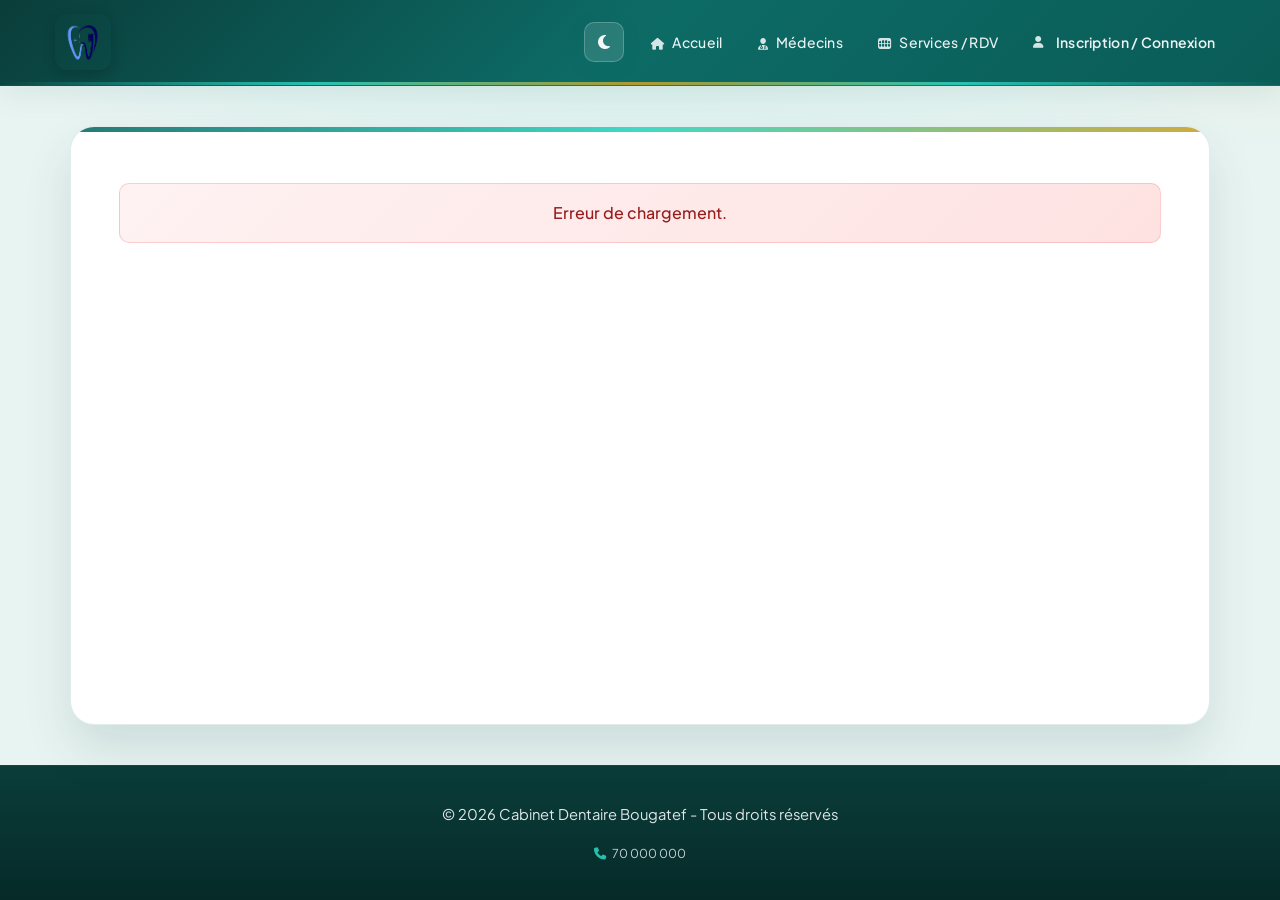
<file: gestion-medecins.html>
<!DOCTYPE html>
<html lang="fr">
<head>
    <meta charset="UTF-8">
    <meta name="viewport" content="width=device-width, initial-scale=1.0">
    <title>Comptes praticiens - Cabinet Bougatef</title>
    <script src="theme.js"></script>
    <link rel="stylesheet" href="style.css">
    <link rel="stylesheet" href="https://cdnjs.cloudflare.com/ajax/libs/font-awesome/6.4.0/css/all.min.css">
    <link rel="icon" type="image/x-icon" href="logopg.png">
</head>
<body>
    <header>
        <div class="header-container">
            <a href="index.html"><img src="logopg.png" alt="Logo Cabinet Dentaire"></a>
            <nav>
                <a href="index.html"><i class="fas fa-home"></i> Accueil</a>
                <a href="medecins.html"><i class="fas fa-user-md"></i> Médecins</a>
                <a href="services.html"><i class="fas fa-teeth"></i> Services / RDV</a>
                <span class="nav-auth-slot" id="navAuthSlot">
                    <a href="inscription-connexion.html" class="nav-auth-combined"><i class="fas fa-user"></i> Inscription / Connexion</a>
                </span>
                <a href="gestion-patient.html" class="nav-link-gestion-patients" hidden><i class="fas fa-clipboard-list"></i> Gestion Patients</a>
                <a href="gestion-rdv.html" class="nav-link-gestion-rdv" hidden><i class="fas fa-calendar-check"></i> Rendez-vous</a>
            </nav>
        </div>
    </header>

    <div class="container-custom">
        <div id="gate" class="message error" role="status"><i class="fas fa-spinner fa-spin"></i> Vérification…</div>
        <div id="app" class="hidden cabinet-medecins-app">
            <header class="cabinet-page-hero">
                <p class="cabinet-page-kicker">Administration du cabinet</p>
                <h1 class="cabinet-page-title">Comptes praticiens</h1>
                <p class="cabinet-page-lead">
                    Jusqu’à <strong>deux</strong> accès praticien. Créez un nouvel identifiant (email + mot de passe) ou faites passer un <strong>patient déjà inscrit</strong> au rôle praticien.
                </p>
                <div class="cabinet-page-meta">
                    <div class="cabinet-stat-pill" aria-live="polite">
                        <span class="cabinet-stat-pill__value" id="cabinetMedCount">—</span>
                        <span class="cabinet-stat-pill__label">praticien(s) sur 2 postes</span>
                    </div>
                </div>
            </header>

            <nav class="cabinet-jump-nav" aria-label="Aller à une section">
                <a href="#nouveau-compte-medecin" class="cabinet-jump-nav__link cabinet-jump-nav__link--accent"><i class="fas fa-user-plus"></i> Nouveau compte</a>
                <a href="#equipe-praticiens" class="cabinet-jump-nav__link"><i class="fas fa-users"></i> Équipe actuelle</a>
                <a href="#promouvoir-patient" class="cabinet-jump-nav__link"><i class="fas fa-level-up-alt"></i> Promouvoir un patient</a>
            </nav>

            <p class="cabinet-admin-quick-links admin-quick-links">
                <a href="gestion-rdv.html"><i class="fas fa-calendar-alt"></i> Rendez-vous</a>
                <span class="cabinet-admin-quick-links__sep" aria-hidden="true">·</span>
                <a href="gestion-services.html"><i class="fas fa-teeth"></i> Services</a>
                <span class="cabinet-admin-quick-links__sep" aria-hidden="true">·</span>
                <a href="gestion-patient.html"><i class="fas fa-clipboard-list"></i> Gestion patients</a>
            </p>

            <section id="nouveau-compte-medecin" class="form-section cabinet-ms-primary" tabindex="-1">
                <div class="cabinet-section-head">
                    <span class="cabinet-step-badge" aria-hidden="true">1</span>
                    <div class="cabinet-section-head__text">
                        <h2 class="cabinet-section-title"><i class="fas fa-user-plus"></i> Créer un compte praticien</h2>
                        <p class="cabinet-section-sub">Renseignez la fiche et le mot de passe : le praticien se connectera avec l’adresse email ci-dessous.</p>
                    </div>
                </div>
                <div id="slotsHint" class="cabinet-alert cabinet-alert--info" role="status">
                    <i class="fas fa-circle-notch fa-spin cabinet-alert__icon" aria-hidden="true"></i>
                    <div class="cabinet-alert__body">Chargement des postes…</div>
                </div>
                <form id="createMedecinForm" class="cabinet-form-grid">
                    <div class="form-group">
                        <label for="createPrenom">Prénom *</label>
                        <input type="text" id="createPrenom" required maxlength="100" autocomplete="given-name">
                    </div>
                    <div class="form-group">
                        <label for="createNom">Nom *</label>
                        <input type="text" id="createNom" required maxlength="100" autocomplete="family-name">
                    </div>
                    <div class="form-group">
                        <label for="createCivilite">Civilité</label>
                        <select id="createCivilite">
                            <option value="M">Monsieur</option>
                            <option value="Mme">Madame</option>
                            <option value="Mlle">Mademoiselle</option>
                        </select>
                    </div>
                    <div class="form-group">
                        <label for="createNaissance">Date de naissance *</label>
                        <input type="date" id="createNaissance" required>
                    </div>
                    <div class="form-group cabinet-form-span2">
                        <label for="createEmail">Email (connexion) *</label>
                        <input type="email" id="createEmail" required maxlength="150" autocomplete="email">
                    </div>
                    <div class="form-group cabinet-form-span2">
                        <label for="createTel">Téléphone *</label>
                        <input type="tel" id="createTel" required maxlength="20" autocomplete="tel">
                    </div>
                    <div class="form-group">
                        <label for="createPassword">Mot de passe * (min. 8 caractères)</label>
                        <input type="password" id="createPassword" required minlength="8" autocomplete="new-password">
                    </div>
                    <div class="form-group">
                        <label for="createPassword2">Confirmer le mot de passe *</label>
                        <input type="password" id="createPassword2" required minlength="8" autocomplete="new-password">
                    </div>
                    <div class="form-group cabinet-form-span2" id="createReplaceWrap">
                        <label for="createReplaceMedId">Remplacer quel praticien ?</label>
                        <select id="createReplaceMedId">
                            <option value="">— Non applicable —</option>
                        </select>
                        <small class="cabinet-field-hint">Obligatoire lorsque les <strong>deux</strong> postes sont déjà occupés.</small>
                    </div>
                    <div class="cabinet-form-actions cabinet-form-span2">
                        <button type="submit"><i class="fas fa-user-md"></i> Créer le compte praticien</button>
                    </div>
                </form>
                <p id="createMsg" class="message" style="display: none; margin-top: 1rem;"></p>
            </section>

            <section id="equipe-praticiens" class="form-section cabinet-ms-panel" style="margin-top: 2rem;">
                <div class="cabinet-section-head">
                    <span class="cabinet-step-badge cabinet-step-badge--muted" aria-hidden="true">2</span>
                    <div class="cabinet-section-head__text">
                        <h2 class="cabinet-section-title"><i class="fas fa-users"></i> Équipe actuelle</h2>
                        <p class="cabinet-section-sub">Aperçu des praticiens rattachés au cabinet.</p>
                    </div>
                </div>
                <div id="medList" class="cabinet-doc-list-root">Chargement…</div>
            </section>

            <section id="promouvoir-patient" class="form-section cabinet-ms-panel" style="margin-top: 2rem;">
                <div class="cabinet-section-head">
                    <span class="cabinet-step-badge cabinet-step-badge--muted" aria-hidden="true">3</span>
                    <div class="cabinet-section-head__text">
                        <h2 class="cabinet-section-title"><i class="fas fa-exchange-alt"></i> Promouvoir un patient</h2>
                        <p class="cabinet-section-sub">Attribuez le rôle praticien à un compte patient existant. Si les deux postes sont pris, indiquez qui est remplacé.</p>
                    </div>
                </div>
                <form id="promoteForm">
                    <div class="form-group">
                        <label for="promoteUserId">Compte patient à promouvoir *</label>
                        <select id="promoteUserId" required></select>
                    </div>
                    <div class="form-group" id="replaceWrap">
                        <label for="replaceMedId">Remplacer quel praticien ?</label>
                        <select id="replaceMedId">
                            <option value="">— Choisir si les 2 postes sont pris —</option>
                        </select>
                    </div>
                    <button type="submit"><i class="fas fa-check"></i> Appliquer la promotion</button>
                </form>
                <p id="promoteMsg" class="message" style="display: none; margin-top: 1rem;"></p>
            </section>

            <section class="aside-card" style="margin-top: 2rem;">
                <h3><i class="fas fa-info-circle"></i> Comptes de démonstration (après import SQL)</h3>
                <p class="muted-note" style="margin-bottom: 0.5rem;">Si vous avez importé les données de démo :</p>
                <ul class="cabinet-demo-list">
                    <li><code>dr.ilhem.trabelsi@cabinetbougatef.com</code> — <code>password</code></li>
                    <li><code>dr.chakib.bougatef@cabinetbougatef.com</code> — <code>password</code></li>
                </ul>
                <p class="muted-note" style="margin-top: 0.75rem;">Sinon, créez vos praticiens avec le formulaire « Créer un compte praticien ».</p>
            </section>
        </div>
    </div>

    <footer>
        © 2026 Cabinet Dentaire Bougatef - Tous droits réservés<br>
        <small><i class="fas fa-phone"></i> 70 000 000</small>
    </footer>
    <script src="api-base.js"></script>
    <script src="nav-auth.js" defer></script>
    <script src="gestion-medecins.js" defer></script>
</body>
</html>
</file>
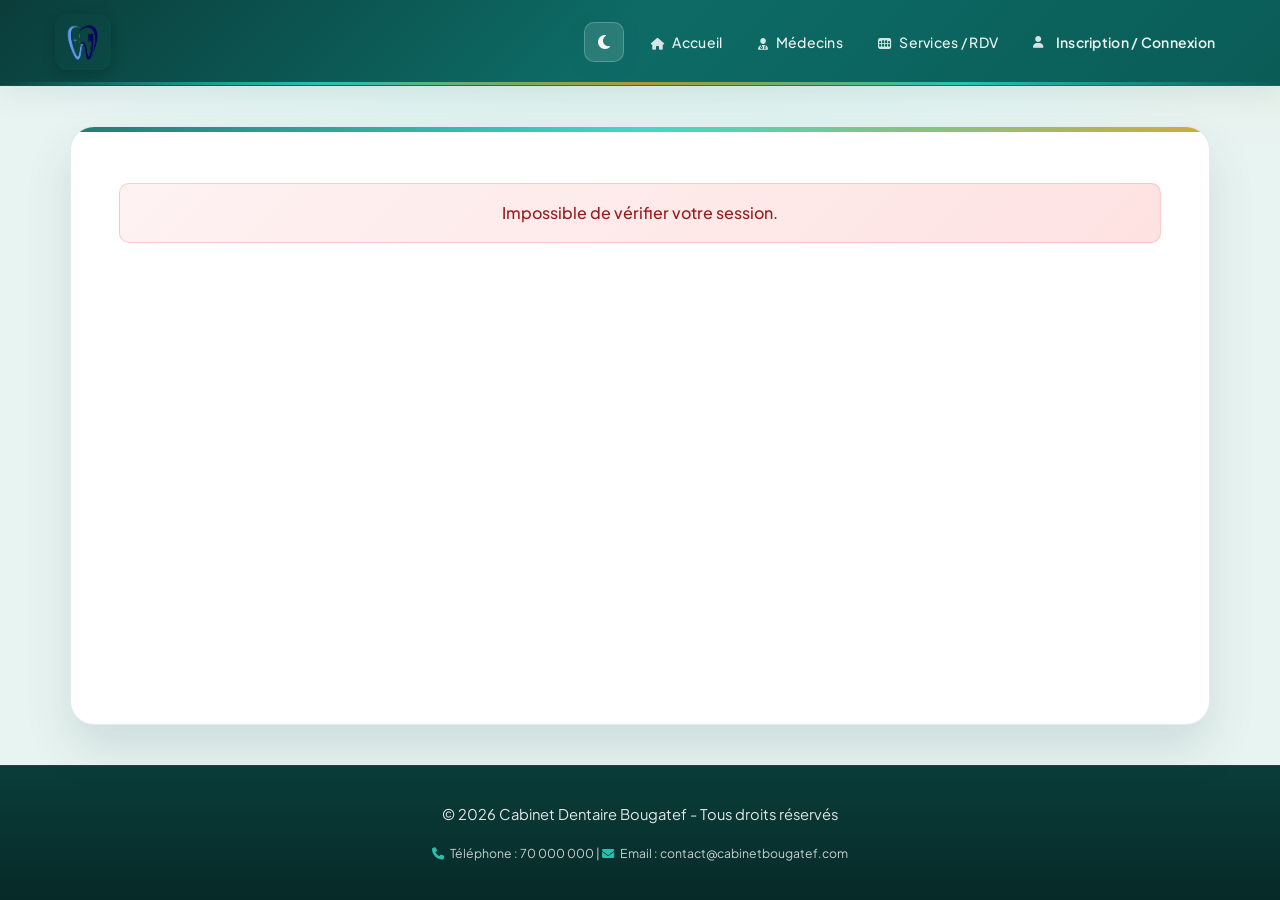
<file: gestion-patient.html>
<!DOCTYPE html>
<html lang="fr">
<head>
    <meta charset="UTF-8">
    <meta name="viewport" content="width=device-width, initial-scale=1.0">
    <title>Gestion Patients - Cabinet Dentaire</title>
    <script src="theme.js"></script>
    <link rel="stylesheet" href="style.css">
    <link rel="stylesheet" href="https://cdnjs.cloudflare.com/ajax/libs/font-awesome/6.4.0/css/all.min.css">
        <link rel="icon" type="image/x-icon" href="logopg.png">

</head>

<body>
    <header>
        <div class="header-container">
            <a href="index.html"><img src="logopg.png" alt="Logo Cabinet Dentaire"></a>
            <nav>
                <a href="index.html"><i class="fas fa-home"></i> Accueil</a>
                <a href="medecins.html"><i class="fas fa-user-md"></i> Médecins</a>
                <a href="services.html"><i class="fas fa-teeth"></i> Services / RDV</a>
                <span class="nav-auth-slot" id="navAuthSlot">
                    <a href="inscription-connexion.html" class="nav-auth-combined"><i class="fas fa-user"></i> Inscription / Connexion</a>
                </span>
                <a href="gestion-patient.html" class="nav-link-gestion-patients" hidden><i class="fas fa-clipboard-list"></i> Gestion Patients</a>
                <a href="gestion-rdv.html" class="nav-link-gestion-rdv" hidden><i class="fas fa-calendar-check"></i> Rendez-vous</a>
            </nav>
        </div>
    </header>

    <div class="container-custom">
        <div id="gpGate" class="message" role="status">
            <i class="fas fa-spinner fa-spin"></i> Vérification de votre accès…
        </div>
        <div id="gpApp" class="hidden">
        <h1><i class="fas fa-user-injured"></i> Gestion des Patients</h1>
        <p class="subtitle">
            Interface réservée aux <strong>médecins</strong> et comptes <strong>administrateur</strong> (même accès : dossiers patients, services, rendez-vous).
        </p>

        <p id="adminQuickLinks" class="admin-quick-links hidden">
            <i class="fas fa-user-shield"></i> Espace administration :
            <a href="gestion-medecins.html">Comptes praticiens</a>
            ·
            <a href="gestion-services.html">Services &amp; images</a>
            ·
            <a href="gestion-rdv.html">Rendez-vous &amp; commandes</a>
        </p>
        
        <div class="form-container">
            <section class="form-section">
                <h2><i class="fas fa-user-plus"></i> Ajouter un Patient</h2>
                <form id="addPatientForm">
                    <div class="form-group">
                        <label><i class="fas fa-user"></i> Nom complet *</label>
                        <input type="text" id="patientNom" name="patientNom" required>
                    </div>
                    
                    <div class="form-group">
                        <label><i class="fas fa-venus-mars"></i> Genre</label>
                        <select id="patientGenre" name="patientGenre">
                            <option value="M">Masculin</option>
                            <option value="F">Féminin</option>
                        </select>
                    </div>
                    
                    <div class="form-group">
                        <label><i class="fas fa-calendar"></i> Date de naissance *</label>
                        <input type="date" id="patientNaissance" name="patientNaissance" required>
                    </div>
                    
                    <div class="form-group">
                        <label><i class="fas fa-phone"></i> Téléphone *</label>
                        <input type="tel" id="patientTel" name="patientTel" required>
                    </div>
                    
                    <div class="form-group">
                        <label><i class="fas fa-envelope"></i> Email</label>
                        <input type="email" id="patientEmail" name="patientEmail">
                    </div>

                    <div class="form-group">
                         <label><i class="fas fa-map-marker-alt"></i> Adresse</label>
                         <input type="text" id="patientAdresse" name="patientAdresse" placeholder="Adresse complète">
                    </div>
                    
                    <div class="form-group">
                        <label for="patientServiceId"><i class="fas fa-teeth"></i> Acte / service (optionnel)</label>
                        <select id="patientServiceId" name="patientServiceId">
                            <option value="">— Aucun —</option>
                        </select>
                    </div>
                    
                    <div class="form-group">
                        <label><i class="fas fa-calendar-check"></i> Date consultation *</label>
                        <input type="date" id="consultationDate" name="consultationDate" required>
                    </div>
                    
                    <div class="form-group">
                        <label><i class="fas fa-clock"></i> Heure consultation</label>
                        <input type="time" id="consultationTime" name="consultationTime">
                    </div>
                    
                    <div class="form-group">
                        <label><i class="fas fa-stethoscope"></i> Médecin traitant</label>
                        <select id="patientMedecin" name="patientMedecin">
                            <option value="ilhem">Dr. Ilhem Trabelsi Bougatef</option>
                            <option value="chakib">Dr. Mohamed Chakib Bougatef</option>
                        </select>
                    </div>
                    
                    <div class="form-group">
                        <label><i class="fas fa-notes-medical"></i> Notes médicales</label>
                        <textarea id="patientNotes" name="patientNotes" rows="3" placeholder="Antécédents, allergies..."></textarea>
                    </div>
                    <div class="payment-info-container">
                    <div class="form-group">
                        <label for="total-amount">Montant Total à Payer:</label>
                        <input type="number" id="total-amount" name="total-amount" placeholder="Ex: 200" step="0.01" required>
                    </div>
                    <div class="form-group">
                        <label for="amount-paid">Montant Payé:</label>
                        <input type="number" id="amount-paid" name="amount-paid" placeholder="Ex: 100" step="0.01" required>
                    </div>
                    <div class="form-group">
                        <label for="payment-status">Statut de Paiement:</label>
                        <select id="payment-status" name="payment-status" required>
                            <option value="non-payé">Non Payé</option>
                            <option value="partiellement-payé">Partiellement Payé</option>
                            <option value="payé">Payé</option>
                        </select>
                    </div>
                    </div>
                    
                    <button type="submit">
                        <i class="fas fa-save"></i> Enregistrer le Patient
                    </button>
                </form>
            </section>
            
            <section class="form-section">
                <h2><i class="fas fa-search"></i> Recherche de Patient</h2>
                <form id="searchPatientForm">
                    <div class="form-group">
                        <label><i class="fas fa-user"></i> Nom du patient</label>
                        <input type="text" id="searchNom" name="searchNom" placeholder="Entrez le nom...">
                    </div>
                    
                    <div class="form-group">
                        <label><i class="fas fa-phone"></i> ou par téléphone</label>
                        <input type="tel" id="searchTel" name="searchTel" placeholder="Numéro de téléphone">
                    </div>
                    
                    <div class="form-group">
                        <label><i class="fas fa-calendar"></i> ou par date de consultation</label>
                        <input type="date" id="searchDate" name="searchDate">
                    </div>
                    
                    <button type="submit">
                        <i class="fas fa-search"></i> Rechercher
                    </button>
                    
                    <button type="button" id="showAllBtn" class="btn-small btn-secondary" style="margin-top: 10px;">
                        <i class="fas fa-list"></i> Afficher tous les patients
                    </button>
                </form>
                
                <div style="margin-top: 30px;">
                    <h3><i class="fas fa-filter"></i> Filtres rapides</h3>
                    <div class="filter-row">
                        <button type="button" class="btn-small btn-filter-teal" onclick="filterPatients('today')">
                            <i class="fas fa-calendar-day"></i> Aujourd'hui
                        </button>
                        <button type="button" class="btn-small btn-accent" onclick="filterPatients('week')">
                            <i class="fas fa-calendar-week"></i> Cette semaine
                        </button>
                        <button type="button" class="btn-small btn-filter-amber" onclick="filterPatients('new')">
                            <i class="fas fa-user-plus"></i> Nouveaux patients
                        </button>
                    </div>
                </div>
                
                <div class="stats-panel">
                    <h3><i class="fas fa-chart-bar"></i> Statistiques</h3>
                    <p id="statsAdminHint" class="muted-note hidden" style="margin-bottom: 0.75rem;">
                        Les indicateurs agrégés (revenus, file d’attente…) sont visibles avec un compte <strong>médecin</strong> ou <strong>administrateur</strong>.
                    </p>
                    <div class="stat-grid">
                        <div>
                            <div class="stat-big" id="totalPatients">0</div>
                            <div class="stat-label">Patients total</div>
                        </div>
                        <div>
                            <div class="stat-big stat-big--accent" id="todayPatients">0</div>
                            <div class="stat-label">Rendez-vous aujourd'hui</div>
                        </div>
                        <div>
                            <div class="stat-big" id="statUpcoming">0</div>
                            <div class="stat-label">RDV à venir (non terminés)</div>
                        </div>
                        <div>
                            <div class="stat-big stat-big--accent" id="statServices">0</div>
                            <div class="stat-label">Services actifs (catalogue)</div>
                        </div>
                        <div>
                            <div class="stat-big" id="statRevenue">0</div>
                            <div class="stat-label">Encaissements du mois (DT)</div>
                        </div>
                        <div>
                            <div class="stat-big stat-big--accent" id="statPendingPay">0</div>
                            <div class="stat-label">RDV avec solde ouvert</div>
                        </div>
                    </div>
                </div>
            </section>
        </div>
        
        <div style="margin-top: 50px;">
            <h2><i class="fas fa-users"></i> Liste des Patients</h2>
            <div id="patientsList">
               
                <p class="empty-state">
                    <i class="fas fa-users-slash fa-2x"></i><br>
                    Aucun patient trouvé. Utilisez le formulaire de recherche ou ajoutez un nouveau patient.
                </p>
            </div>
        </div>
        
        <div class="tool-actions">
            <button type="button" id="exportPatientsBtn" class="btn-small btn-tool-purple">
                <i class="fas fa-file-export"></i> Exporter les données
            </button>
            <button type="button" id="printPatientsBtn" class="btn-small btn-tool-orange">
                <i class="fas fa-print"></i> Imprimer la liste
            </button>
        </div>
        </div>
    </div>

    <footer>
        © 2026 Cabinet Dentaire Bougatef - Tous droits réservés<br>
        <small>
            <i class="fas fa-phone"></i> Téléphone : 70 000 000 | 
            <i class="fas fa-envelope"></i> Email : contact@cabinetbougatef.com
        </small>
    </footer>
    <script src="api-base.js"></script>
    <script src="nav-auth.js" defer></script>
    <script src="gestion-patient.js" defer></script>
</body>
</html>
</file>
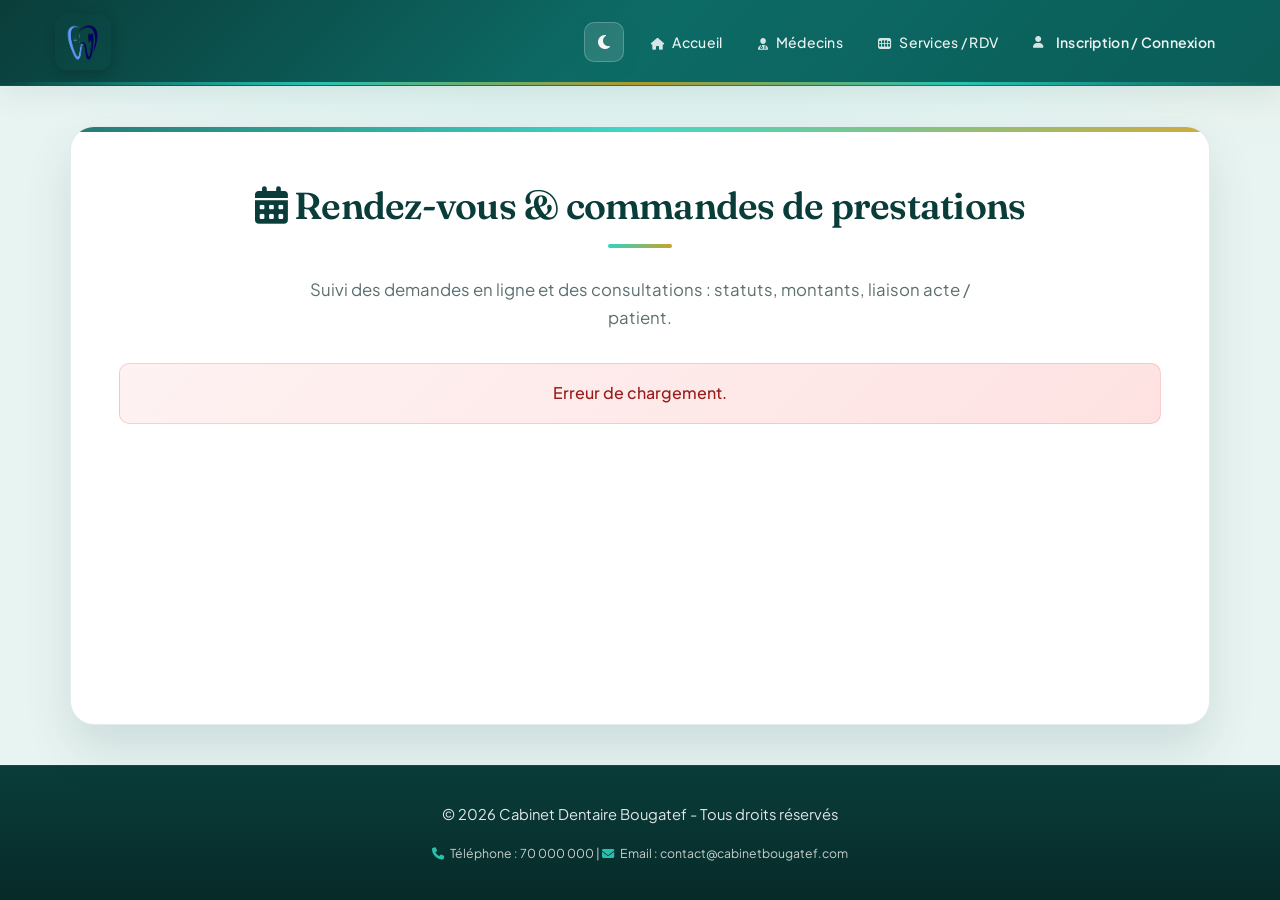
<file: gestion-rdv.html>
<!DOCTYPE html>
<html lang="fr">
<head>
    <meta charset="UTF-8">
    <meta name="viewport" content="width=device-width, initial-scale=1.0">
    <title>Rendez-vous &amp; commandes - Cabinet Dentaire Bougatef</title>
    <script src="theme.js"></script>
    <link rel="stylesheet" href="style.css">
    <link rel="stylesheet" href="https://cdnjs.cloudflare.com/ajax/libs/font-awesome/6.4.0/css/all.min.css">
    <link rel="icon" type="image/x-icon" href="logopg.png">
</head>
<body>
    <header>
        <div class="header-container">
            <a href="index.html"><img src="logopg.png" alt="Logo Cabinet Dentaire"></a>
            <nav>
                <a href="index.html"><i class="fas fa-home"></i> Accueil</a>
                <a href="medecins.html"><i class="fas fa-user-md"></i> Médecins</a>
                <a href="services.html"><i class="fas fa-teeth"></i> Services / RDV</a>
                <span class="nav-auth-slot" id="navAuthSlot">
                    <a href="inscription-connexion.html" class="nav-auth-combined"><i class="fas fa-user"></i> Inscription / Connexion</a>
                </span>
                <a href="gestion-patient.html" class="nav-link-gestion-patients" hidden><i class="fas fa-clipboard-list"></i> Gestion Patients</a>
                <a href="gestion-rdv.html" class="nav-link-gestion-rdv" hidden><i class="fas fa-calendar-check"></i> Rendez-vous</a>
            </nav>
        </div>
    </header>

    <div class="container-custom">
        <h1><i class="fas fa-calendar-alt"></i> Rendez-vous &amp; commandes de prestations</h1>
        <p class="subtitle">Suivi des demandes en ligne et des consultations : statuts, montants, liaison acte / patient.</p>

        <div id="rdvGate" class="message error" role="status">
            <i class="fas fa-spinner fa-spin"></i> Vérification des droits…
        </div>

        <div id="rdvApp" class="hidden">
            <p class="admin-quick-links">
                <i class="fas fa-link"></i>
                <a href="gestion-medecins.html">Comptes praticiens</a>
                ·
                <a href="gestion-patient.html" class="nav-link-gestion-patients" hidden>Patients</a>
                ·
                <a href="gestion-services.html">Services &amp; images</a>
                ·
                <a href="reserver-rdv.html">Formulaire public de réservation</a>
            </p>

            <p id="rdvMessage" class="message" style="display: none;"></p>

            <div id="rdvTableWrap" class="rdv-admin-table-wrap">
                <p class="muted-note"><i class="fas fa-spinner fa-spin"></i> Chargement…</p>
            </div>
        </div>
    </div>

    <footer>
        © 2026 Cabinet Dentaire Bougatef - Tous droits réservés<br>
        <small>
            <i class="fas fa-phone"></i> Téléphone : 70 000 000 |
            <i class="fas fa-envelope"></i> Email : contact@cabinetbougatef.com
        </small>
    </footer>
    <script src="api-base.js"></script>
    <script src="nav-auth.js" defer></script>
    <script src="gestion-rdv.js" defer></script>
</body>
</html>
</file>
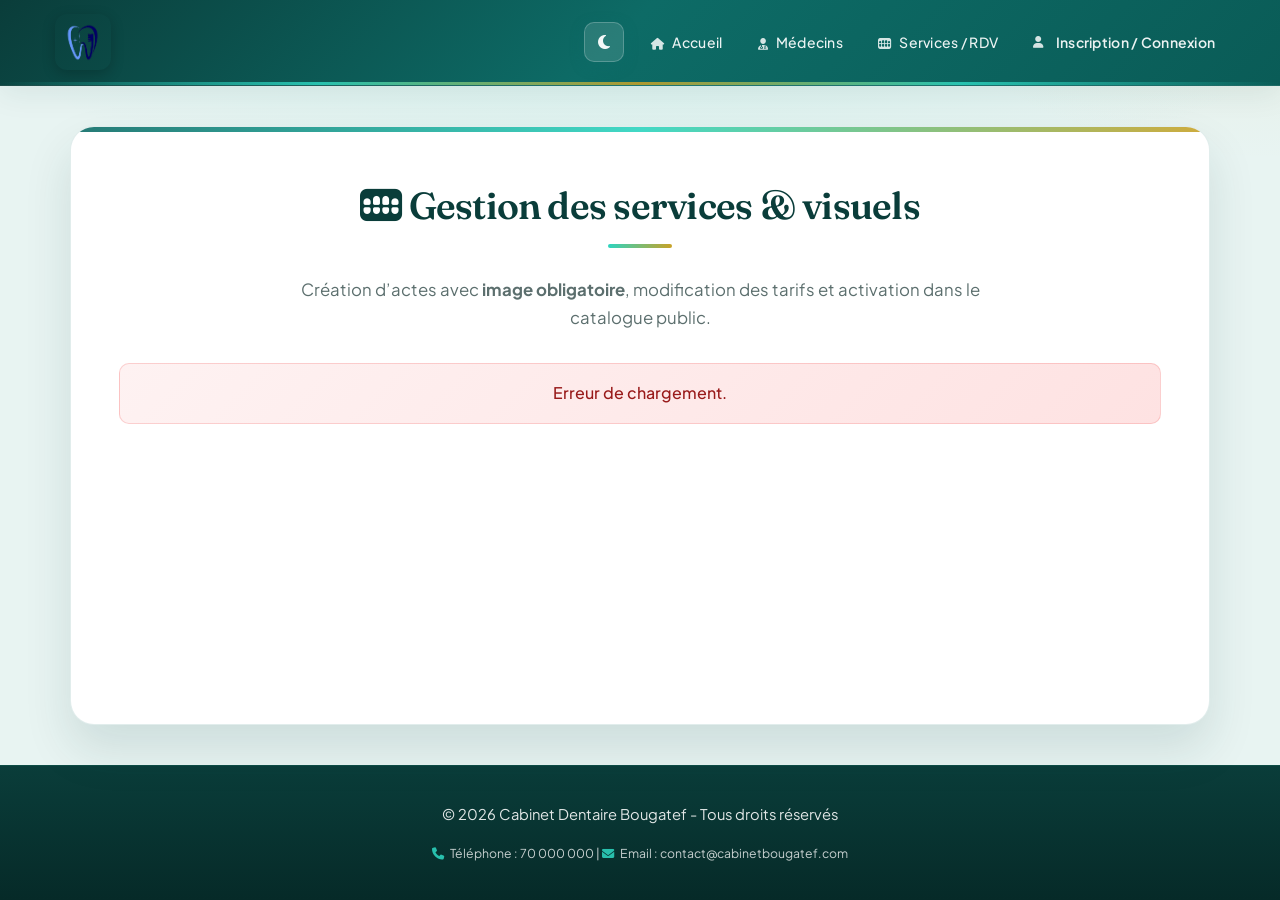
<file: gestion-services.html>
<!DOCTYPE html>
<html lang="fr">
<head>
    <meta charset="UTF-8">
    <meta name="viewport" content="width=device-width, initial-scale=1.0">
    <title>Gestion des services - Cabinet Dentaire Bougatef</title>
    <script src="theme.js"></script>
    <link rel="stylesheet" href="style.css">
    <link rel="stylesheet" href="https://cdnjs.cloudflare.com/ajax/libs/font-awesome/6.4.0/css/all.min.css">
    <link rel="icon" type="image/x-icon" href="logopg.png">
</head>
<body>
    <header>
        <div class="header-container">
            <a href="index.html"><img src="logopg.png" alt="Logo Cabinet Dentaire"></a>
            <nav>
                <a href="index.html"><i class="fas fa-home"></i> Accueil</a>
                <a href="medecins.html"><i class="fas fa-user-md"></i> Médecins</a>
                <a href="services.html"><i class="fas fa-teeth"></i> Services / RDV</a>
                <span class="nav-auth-slot" id="navAuthSlot">
                    <a href="inscription-connexion.html" class="nav-auth-combined"><i class="fas fa-user"></i> Inscription / Connexion</a>
                </span>
                <a href="gestion-patient.html" class="nav-link-gestion-patients" hidden><i class="fas fa-clipboard-list"></i> Gestion Patients</a>
                <a href="gestion-rdv.html" class="nav-link-gestion-rdv" hidden><i class="fas fa-calendar-check"></i> Rendez-vous</a>
            </nav>
        </div>
    </header>

    <div class="container-custom">
        <h1><i class="fas fa-teeth"></i> Gestion des services &amp; visuels</h1>
        <p class="subtitle">Création d’actes avec <strong>image obligatoire</strong>, modification des tarifs et activation dans le catalogue public.</p>

        <div id="svcGate" class="message error" role="status">
            <i class="fas fa-spinner fa-spin"></i> Vérification des droits…
        </div>

        <div id="svcApp" class="hidden">
            <p class="admin-quick-links" id="svcAdminLinks">
                <i class="fas fa-link"></i>
                <a href="gestion-medecins.html">Comptes praticiens</a>
                ·
                <a href="gestion-patient.html" class="nav-link-gestion-patients" hidden>Patients</a>
                ·
                <a href="gestion-rdv.html">Rendez-vous &amp; commandes</a>
                ·
                <a href="services.html">Voir le site public</a>
            </p>

            <section class="form-section">
                <h2><i class="fas fa-plus-circle"></i> Nouveau service</h2>
                <p class="muted-note">L’illustration est <strong>obligatoire</strong> (JPEG, PNG, WebP ou GIF).</p>
                <form id="createServiceForm" enctype="multipart/form-data">
                    <div class="form-group">
                        <label for="svcNom">Nom *</label>
                        <input type="text" id="svcNom" name="nom" required maxlength="120">
                    </div>
                    <div class="form-group">
                        <label for="svcCat">Catégorie *</label>
                        <input type="text" id="svcCat" name="categorie" required maxlength="80" placeholder="Ex : Soins Généraux">
                    </div>
                    <div class="form-group">
                        <label for="svcDesc">Description</label>
                        <textarea id="svcDesc" name="description" rows="2"></textarea>
                    </div>
                    <div class="form-group">
                        <label for="svcPmin">Prix min (DT)</label>
                        <input type="number" id="svcPmin" name="prix_min" step="0.01" value="0" min="0">
                    </div>
                    <div class="form-group">
                        <label for="svcPmax">Prix max (DT)</label>
                        <input type="number" id="svcPmax" name="prix_max" step="0.01" value="0" min="0">
                    </div>
                    <div class="form-group">
                        <label for="svcOrdre">Ordre d’affichage</label>
                        <input type="number" id="svcOrdre" name="ordre_affichage" value="0">
                    </div>
                    <div class="form-group">
                        <label for="svcImage">Image *</label>
                        <input type="file" id="svcImage" name="image" accept="image/jpeg,image/png,image/webp,image/gif" required>
                    </div>
                    <button type="submit"><i class="fas fa-upload"></i> Créer le service</button>
                </form>
            </section>

            <section class="form-section" id="editSection" style="margin-top: 2rem;">
                <h2><i class="fas fa-edit"></i> Modifier un service</h2>
                <p class="muted-note">Sélectionnez « Modifier » dans le tableau. Pour changer uniquement l’image, utilisez le fichier puis « Enregistrer ».</p>
                <form id="editServiceForm">
                    <input type="hidden" id="editId">
                    <div class="form-group">
                        <label for="editNom">Nom *</label>
                        <input type="text" id="editNom" required maxlength="120">
                    </div>
                    <div class="form-group">
                        <label for="editCat">Catégorie *</label>
                        <input type="text" id="editCat" required maxlength="80">
                    </div>
                    <div class="form-group">
                        <label for="editDesc">Description</label>
                        <textarea id="editDesc" rows="2"></textarea>
                    </div>
                    <div class="form-group">
                        <label for="editPmin">Prix min</label>
                        <input type="number" id="editPmin" step="0.01" min="0">
                    </div>
                    <div class="form-group">
                        <label for="editPmax">Prix max</label>
                        <input type="number" id="editPmax" step="0.01" min="0">
                    </div>
                    <div class="form-group">
                        <label for="editOrdre">Ordre</label>
                        <input type="number" id="editOrdre" value="0">
                    </div>
                    <div class="form-group">
                        <label><input type="checkbox" id="editActif" checked> Visible dans le catalogue public</label>
                    </div>
                    <div class="form-group">
                        <label for="editNewImage">Nouvelle image (optionnel)</label>
                        <input type="file" id="editNewImage" accept="image/jpeg,image/png,image/webp,image/gif">
                    </div>
                    <button type="submit"><i class="fas fa-save"></i> Enregistrer les modifications</button>
                </form>
            </section>

            <section style="margin-top: 2.5rem;">
                <h2><i class="fas fa-list"></i> Liste des actes</h2>
                <div id="svcTableWrap" class="rdv-admin-table-wrap"></div>
            </section>
        </div>
    </div>

    <footer>
        © 2026 Cabinet Dentaire Bougatef - Tous droits réservés<br>
        <small>
            <i class="fas fa-phone"></i> Téléphone : 70 000 000 |
            <i class="fas fa-envelope"></i> Email : contact@cabinetbougatef.com
        </small>
    </footer>
    <script src="api-base.js"></script>
    <script src="nav-auth.js" defer></script>
    <script src="gestion-services.js" defer></script>
</body>
</html>
</file>
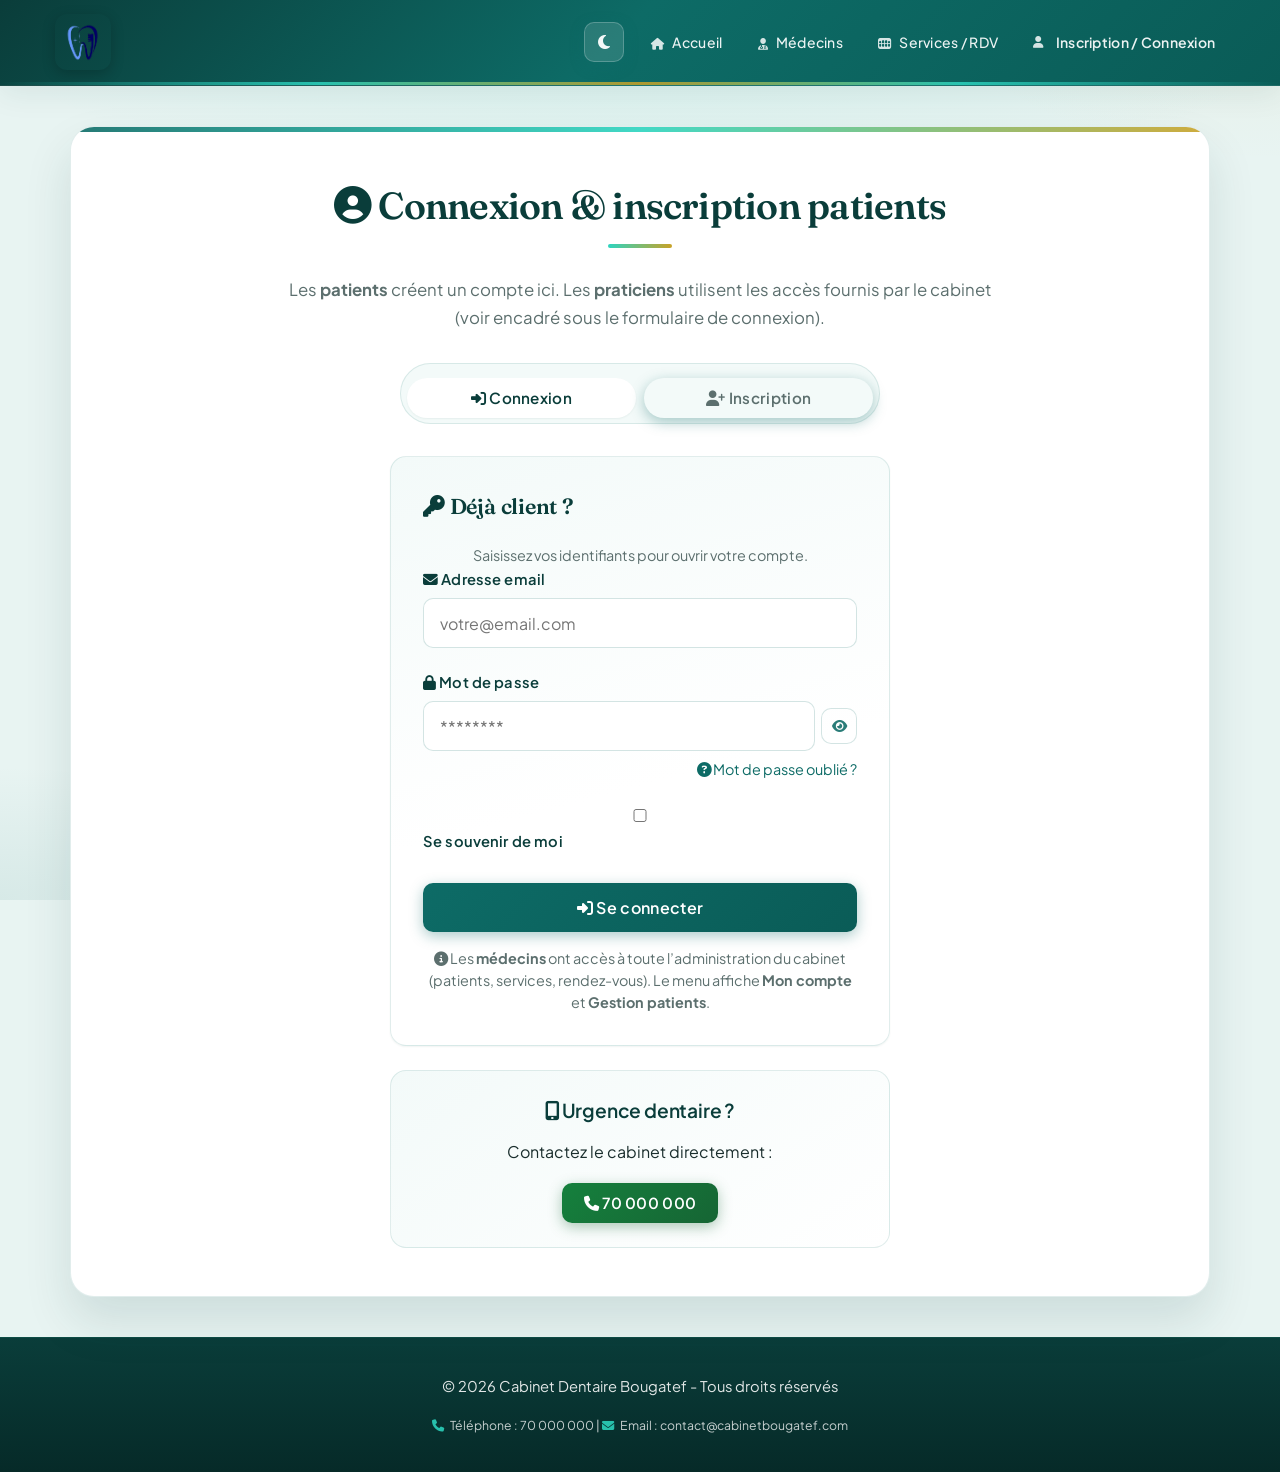
<file: inscription-connexion.html>
<!DOCTYPE html>
<html lang="fr">
<head>
    <meta charset="UTF-8">
    <meta name="viewport" content="width=device-width, initial-scale=1.0">
    <title>Inscription / Connexion - Cabinet Dentaire Bougatef</title>
    <script src="theme.js"></script>
    <link rel="stylesheet" href="style.css">
    <link rel="stylesheet" href="https://cdnjs.cloudflare.com/ajax/libs/font-awesome/6.4.0/css/all.min.css">
    <link rel="icon" type="image/x-icon" href="logopg.png">
</head>
<body>
    <header>
        <div class="header-container">
            <a href="index.html"><img src="logopg.png" alt="Logo Cabinet Dentaire"></a>
            <nav>
                <a href="index.html"><i class="fas fa-home"></i> Accueil</a>
                <a href="medecins.html"><i class="fas fa-user-md"></i> Médecins</a>
                <a href="services.html"><i class="fas fa-teeth"></i> Services / RDV</a>
                <span class="nav-auth-slot" id="navAuthSlot">
                    <a href="inscription-connexion.html" class="nav-auth-combined"><i class="fas fa-user"></i> Inscription / Connexion</a>
                </span>
                <a href="gestion-patient.html" class="nav-link-gestion-patients" hidden><i class="fas fa-clipboard-list"></i> Gestion Patients</a>
                <a href="gestion-rdv.html" class="nav-link-gestion-rdv" hidden><i class="fas fa-calendar-check"></i> Rendez-vous</a>
            </nav>
        </div>
    </header>

    <div class="container-custom">
        <h1><i class="fas fa-user-circle"></i> Connexion &amp; inscription patients</h1>
        <p class="subtitle">Les <strong>patients</strong> créent un compte ici. Les <strong>praticiens</strong> utilisent les accès fournis par le cabinet (voir encadré sous le formulaire de connexion).</p>

        <div class="auth-tabs" role="tablist">
            <button type="button" class="auth-tab active" id="tabLogin" data-panel="login" role="tab" aria-selected="true">
                <i class="fas fa-sign-in-alt"></i> Connexion
            </button>
            <button type="button" class="auth-tab" id="tabRegister" data-panel="register" role="tab" aria-selected="false">
                <i class="fas fa-user-plus"></i> Inscription
            </button>
        </div>

        <div id="authPanelLogin" class="auth-panel">
            <div class="page-narrow">
                <div class="form-section">
                    <h2 class="auth-panel-title"><i class="fas fa-key"></i> Déjà client ?</h2>
                    <p class="muted-note" style="margin-top: 0;">Saisissez vos identifiants pour ouvrir votre compte.</p>
                    <form id="loginForm">
                        <div class="message error" style="display: none;" id="loginErrorMessage"></div>
                        <div class="form-group">
                            <label for="loginEmail"><i class="fas fa-envelope"></i> Adresse email</label>
                            <input type="email" id="loginEmail" name="loginEmail" required autocomplete="username" placeholder="votre@email.com">
                        </div>
                        <div class="form-group">
                            <label for="loginPassword"><i class="fas fa-lock"></i> Mot de passe</label>
                            <div class="password-field">
                                <input type="password" id="loginPassword" name="loginPassword" required autocomplete="current-password" placeholder="********">
                                <button type="button" class="password-toggle" data-password-target="loginPassword" aria-label="Afficher ou masquer le mot de passe" title="Afficher / masquer">
                                    <i class="fas fa-eye" aria-hidden="true"></i>
                                </button>
                            </div>
                            <div class="text-right" style="margin-top: 5px;">
                                <a href="#" style="font-size: 0.9rem;"><i class="fas fa-question-circle"></i> Mot de passe oublié ?</a>
                            </div>
                        </div>
                        <div class="form-group">
                            <label>
                                <input type="checkbox" id="loginRemember" name="remember">
                                Se souvenir de moi
                            </label>
                        </div>
                        <button type="submit"><i class="fas fa-sign-in-alt"></i> Se connecter</button>
                        <p class="muted-note" style="margin-top: 1rem;">
                            <i class="fas fa-info-circle"></i> Les <strong>médecins</strong> ont accès à toute l’administration du cabinet (patients, services, rendez-vous). Le menu affiche <strong>Mon compte</strong> et <strong>Gestion patients</strong>.
                        </p>
                    </form>
                </div>
                <div class="aside-card" style="margin-top: 1.5rem;">
                    <h3><i class="fas fa-mobile-alt"></i> Urgence dentaire ?</h3>
                    <p>Contactez le cabinet directement :</p>
                    <div style="margin-top: 12px;">
                        <a href="tel:70000000" style="text-decoration: none;">
                            <button type="button" class="btn-small btn-accent"><i class="fas fa-phone"></i> 70 000 000</button>
                        </a>
                    </div>
                </div>
            </div>
        </div>

        <div id="authPanelRegister" class="auth-panel hidden">
            <div class="form-section form-section--narrow" style="margin: 0 auto;">
                <h2 class="auth-panel-title"><i class="fas fa-user-plus"></i> Nouveau compte patient</h2>
                <form id="inscriptionForm">
                    <h3><i class="fas fa-user-circle"></i> Informations personnelles</h3>
                    <div class="form-group">
                        <label for="inscNom"><i class="fas fa-user"></i> Prénom et nom *</label>
                        <input type="text" id="inscNom" name="inscNom" required placeholder="Ex : Mohamed Ali Bougatef">
                    </div>
                    <div class="form-group">
                        <label for="inscCivilite"><i class="fas fa-venus-mars"></i> Civilité</label>
                        <select id="inscCivilite" name="inscCivilite">
                            <option value="M">Monsieur</option>
                            <option value="Mme">Madame</option>
                            <option value="Mlle">Mademoiselle</option>
                        </select>
                    </div>
                    <div class="form-group">
                        <label for="inscNaissance"><i class="fas fa-calendar"></i> Date de naissance *</label>
                        <input type="date" id="inscNaissance" name="inscNaissance" required>
                    </div>
                    <h3><i class="fas fa-address-card"></i> Coordonnées</h3>
                    <div class="form-group">
                        <label for="inscEmail"><i class="fas fa-envelope"></i> Email *</label>
                        <input type="email" id="inscEmail" name="inscEmail" required autocomplete="email" placeholder="exemple@email.com">
                    </div>
                    <div class="form-group">
                        <label for="inscTelephone"><i class="fas fa-phone"></i> Téléphone *</label>
                        <input type="tel" id="inscTelephone" name="inscTelephone" required placeholder="XX XXX XXX">
                    </div>
                    <div class="form-group">
                        <label for="inscAdresse"><i class="fas fa-map-marker-alt"></i> Adresse</label>
                        <input type="text" id="inscAdresse" name="inscAdresse" placeholder="Numéro, rue, ville">
                    </div>
                    <h3><i class="fas fa-lock"></i> Sécurité</h3>
                    <div class="form-group">
                        <label for="inscPassword"><i class="fas fa-key"></i> Mot de passe *</label>
                        <div class="password-field">
                            <input type="password" id="inscPassword" name="inscPassword" required minlength="8" autocomplete="new-password" placeholder="Minimum 8 caractères">
                            <button type="button" class="password-toggle" data-password-target="inscPassword" aria-label="Afficher ou masquer le mot de passe" title="Afficher / masquer">
                                <i class="fas fa-eye" aria-hidden="true"></i>
                            </button>
                        </div>
                        <small class="muted-note" style="display: block; margin-top: 6px;">Au moins 8 caractères</small>
                    </div>
                    <div class="form-group">
                        <label for="inscConfirmPassword"><i class="fas fa-key"></i> Confirmer le mot de passe *</label>
                        <div class="password-field">
                            <input type="password" id="inscConfirmPassword" name="inscConfirmPassword" required autocomplete="new-password" placeholder="********">
                            <button type="button" class="password-toggle" data-password-target="inscConfirmPassword" aria-label="Afficher ou masquer la confirmation" title="Afficher / masquer">
                                <i class="fas fa-eye" aria-hidden="true"></i>
                            </button>
                        </div>
                    </div>
                    <div class="form-group">
                        <label>
                            <input type="checkbox" id="inscConditions" name="inscConditions" required>
                            J’accepte les <a href="#">conditions générales</a> et la <a href="#">politique de confidentialité</a> *
                        </label>
                    </div>
                    <div class="form-group">
                        <label>
                            <input type="checkbox" id="inscNewsletter" name="inscNewsletter">
                            Je souhaite recevoir les newsletters et offres
                        </label>
                    </div>
                    <button type="submit"><i class="fas fa-user-plus"></i> S’inscrire</button>
                    <p class="text-center" style="margin-top: 1rem;">
                        Déjà inscrit ? <button type="button" class="link-like" id="linkGoLogin">Connectez-vous ici</button>
                    </p>
                </form>
            </div>
            <div class="aside-card form-section--narrow" style="margin: 1.5rem auto 0;">
                <h3><i class="fas fa-shield-alt"></i> Données protégées</h3>
                <p>Vos informations sont traitées de façon confidentielle conformément à la réglementation en vigueur.</p>
            </div>
        </div>
    </div>

    <footer>
        © 2026 Cabinet Dentaire Bougatef - Tous droits réservés<br>
        <small>
            <i class="fas fa-phone"></i> Téléphone : 70 000 000 |
            <i class="fas fa-envelope"></i> Email : contact@cabinetbougatef.com
        </small>
    </footer>
    <script src="api-base.js"></script>
    <script src="nav-auth.js" defer></script>
    <script src="inscription-connexion.js" defer></script>
</body>
</html>
</file>
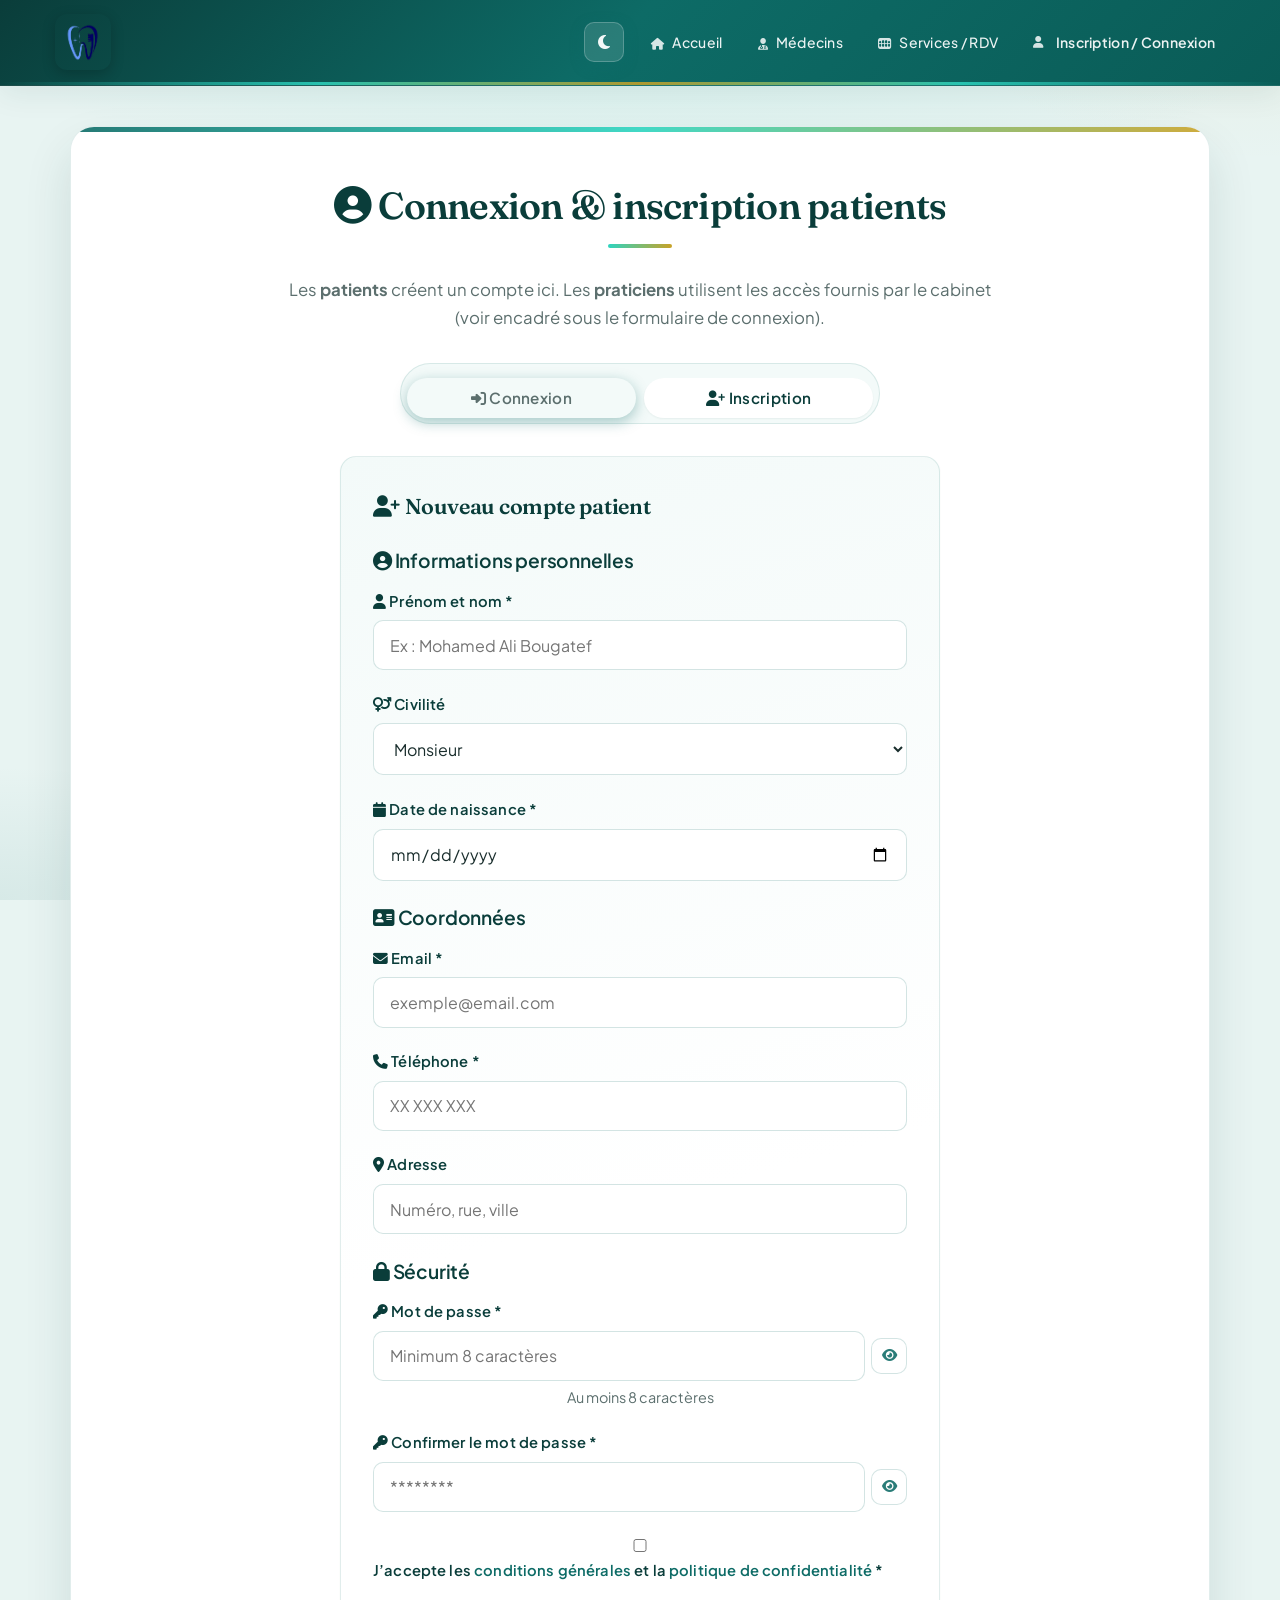
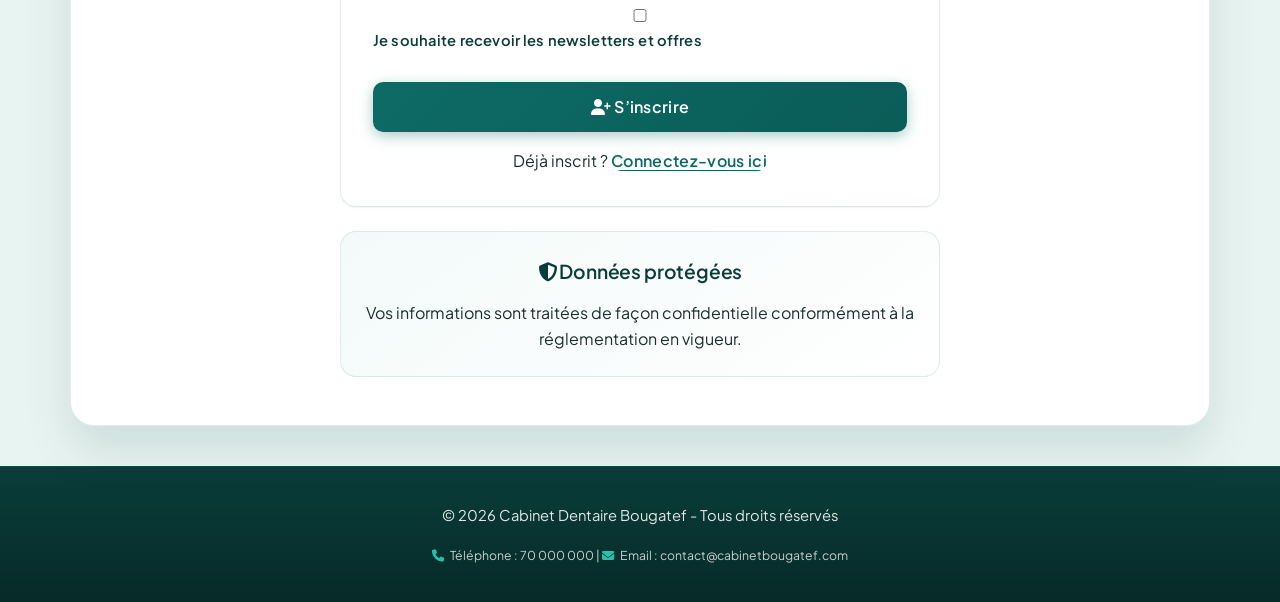
<file: inscription.html>
<!DOCTYPE html>
<html lang="fr">
<head>
    <meta charset="UTF-8">
    <meta http-equiv="refresh" content="0;url=inscription-connexion.html#inscription">
    <title>Redirection…</title>
    <script>window.location.replace('inscription-connexion.html#inscription');</script>
    <link rel="canonical" href="inscription-connexion.html#inscription">
</head>
<body>
    <p>Redirection vers <a href="inscription-connexion.html#inscription">Inscription / Connexion</a>…</p>
</body>
</html>
</file>
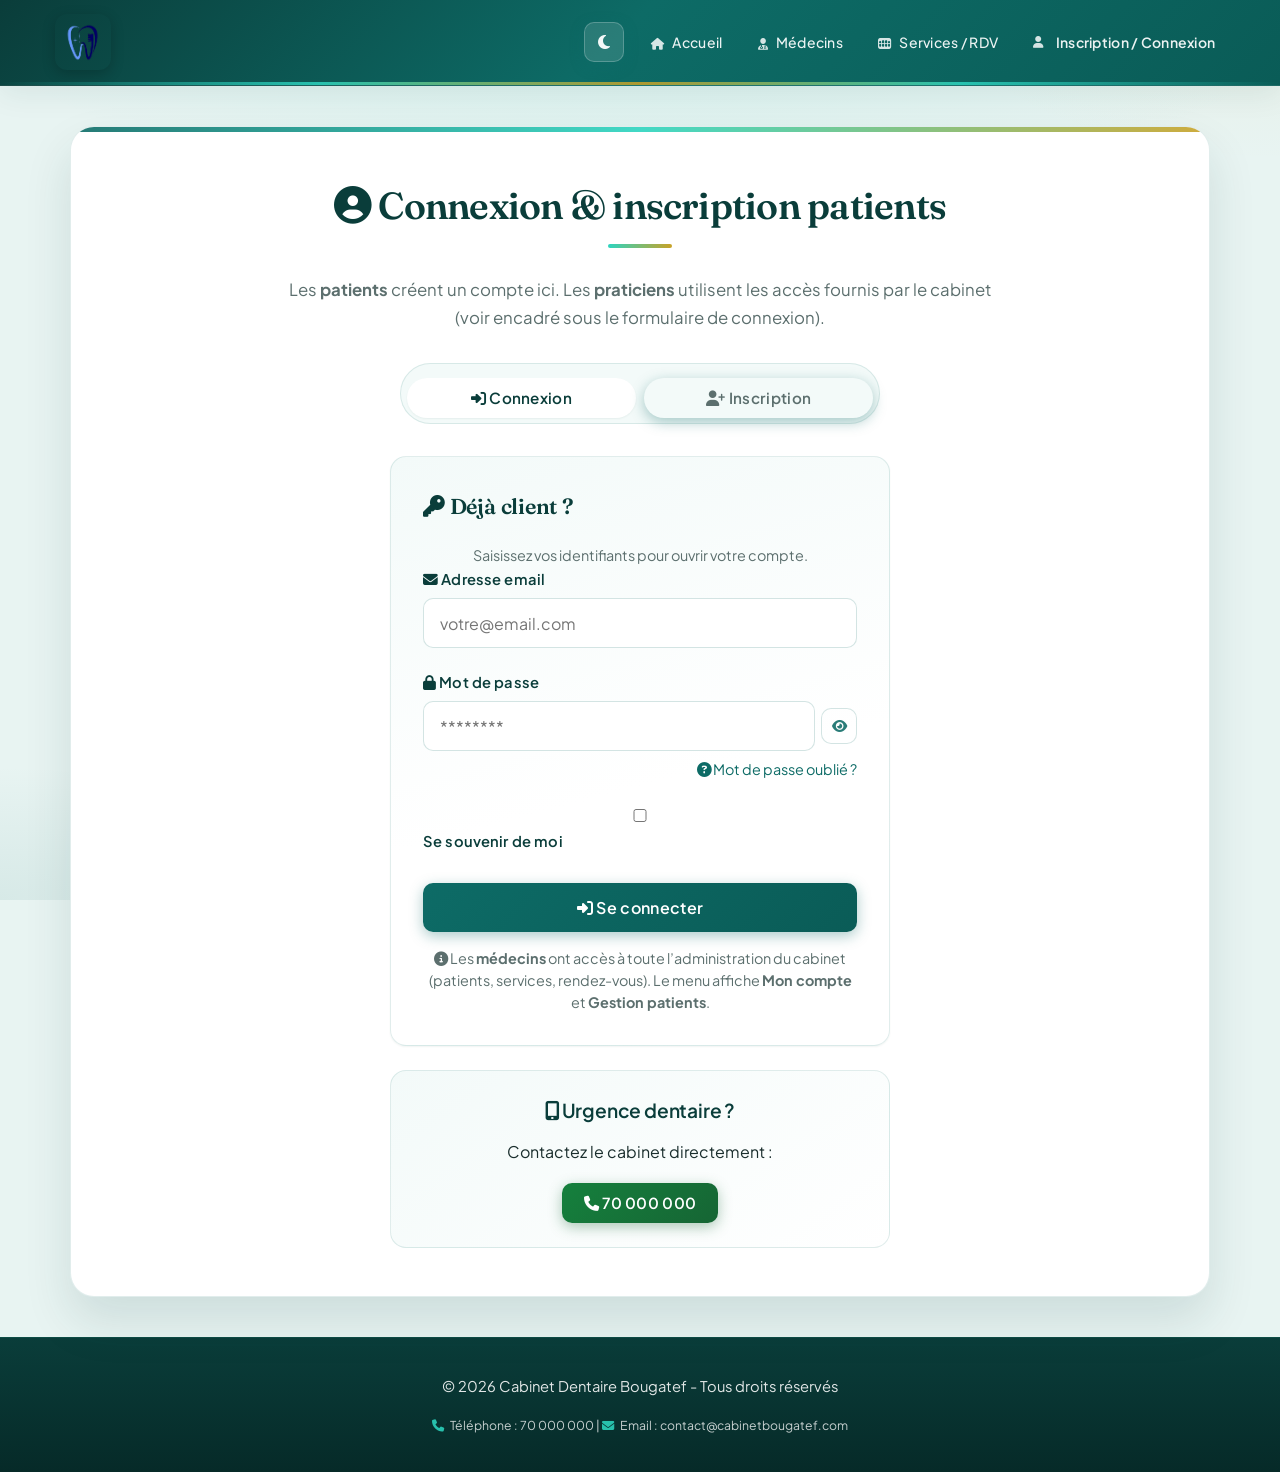
<file: login.html>
<!DOCTYPE html>
<html lang="fr">
<head>
    <meta charset="UTF-8">
    <meta http-equiv="refresh" content="0;url=inscription-connexion.html#connexion">
    <title>Redirection…</title>
    <script>window.location.replace('inscription-connexion.html#connexion');</script>
    <link rel="canonical" href="inscription-connexion.html#connexion">
</head>
<body>
    <p>Redirection vers <a href="inscription-connexion.html#connexion">Inscription / Connexion</a>…</p>
</body>
</html>
</file>
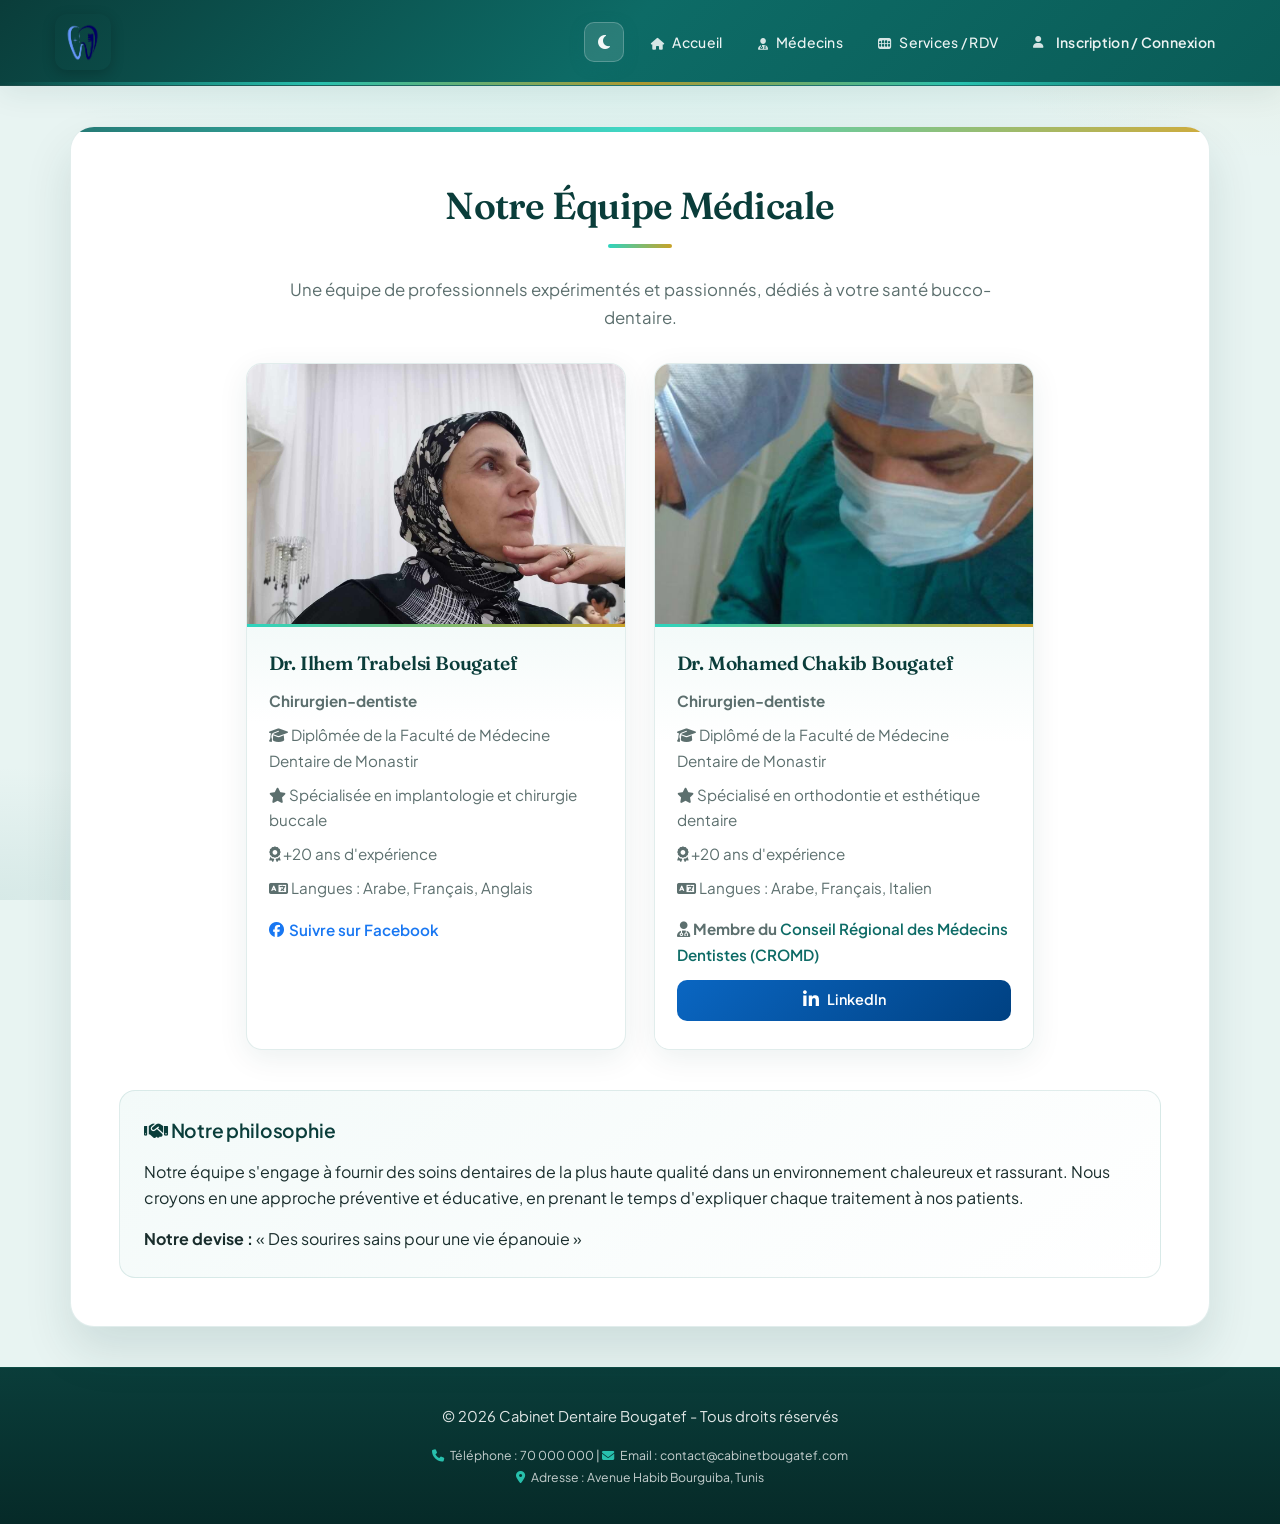
<file: medecins.html>
<!DOCTYPE html>
<html lang="fr">
<head>
    <meta charset="UTF-8">
    <meta name="viewport" content="width=device-width, initial-scale=1.0">
    <title>Nos Médecins - Cabinet Dentaire</title>
    <script src="theme.js"></script>
    <link rel="stylesheet" href="style.css">
    <link rel="stylesheet" href="https://cdnjs.cloudflare.com/ajax/libs/font-awesome/6.4.0/css/all.min.css">
    <link rel="icon" type="image/x-icon" href="logopg.png">
</head>
<body>
    <header>
        <div class="header-container">
            <a href="index.html"><img src="logopg.png" alt="Logo Cabinet Dentaire"></a>
            <nav>
                <a href="index.html"><i class="fas fa-home"></i> Accueil</a>
                <a href="medecins.html"><i class="fas fa-user-md"></i> Médecins</a>
                <a href="services.html"><i class="fas fa-teeth"></i> Services / RDV</a>
                <span class="nav-auth-slot" id="navAuthSlot">
                    <a href="inscription-connexion.html" class="nav-auth-combined"><i class="fas fa-user"></i> Inscription / Connexion</a>
                </span>
                <a href="gestion-patient.html" class="nav-link-gestion-patients" hidden><i class="fas fa-clipboard-list"></i> Gestion Patients</a>
                <a href="gestion-rdv.html" class="nav-link-gestion-rdv" hidden><i class="fas fa-calendar-check"></i> Rendez-vous</a>
            </nav>
        </div>
    </header>

    <div class="container-custom">
        <h1>Notre Équipe Médicale</h1>
        <p class="subtitle">
            Une équipe de professionnels expérimentés et passionnés, dédiés à votre santé bucco-dentaire.
        </p>

        <div class="cards">
            <div class="card-medecin">
                <img src="ilhem.jpg" alt="Dr. Ilhem Trabelsi Bougatef">
                <div class="card-medecin-content">
                    <h3>Dr. Ilhem Trabelsi Bougatef</h3>
                    <p><strong>Chirurgien-dentiste</strong></p>
                    <p><i class="fas fa-graduation-cap"></i> Diplômée de la Faculté de Médecine Dentaire de Monastir</p>
                    <p><i class="fas fa-star"></i> Spécialisée en implantologie et chirurgie buccale</p>
                    <p><i class="fas fa-award"></i> +20 ans d'expérience</p>
                    <p><i class="fas fa-language"></i> Langues : Arabe, Français, Anglais</p>
                    <p style="margin-top: 15px;">
                        <a href="https://www.facebook.com/profile.php?id=100051257452734" target="_blank" rel="noopener noreferrer" class="btn-social-fb">
                            <i class="fab fa-facebook"></i> Suivre sur Facebook
                        </a>
                    </p>
                </div>
            </div>

            <div class="card-medecin">
                <img src="chakib.jpg" alt="Dr. Mohamed Chakib Bougatef">
                <div class="card-medecin-content">
                    <h3>Dr. Mohamed Chakib Bougatef</h3>
                    <p><strong>Chirurgien-dentiste</strong></p>
                    <p><i class="fas fa-graduation-cap"></i> Diplômé de la Faculté de Médecine Dentaire de Monastir</p>
                    <p><i class="fas fa-star"></i> Spécialisé en orthodontie et esthétique dentaire</p>
                    <p><i class="fas fa-award"></i> +20 ans d'expérience</p>
                    <p><i class="fas fa-language"></i> Langues : Arabe, Français, Italien</p>
                    <p style="margin-top: 15px;">
                        <i class="fas fa-user-md"></i> <strong>Membre du</strong>
                        <a href="https://app.cnomdt.tn/1646/fr/presentation" target="_blank" rel="noopener noreferrer" style="font-weight: 600;">
                            Conseil Régional des Médecins Dentistes (CROMD)
                        </a>
                    </p>
                    <div class="social-row">
                        <a href="https://www.linkedin.com/in/bougatef-med-chakib-aaa70162/?originalSubdomain=tn"
                           target="_blank"
                           rel="noopener noreferrer"
                           class="btn-social-linkedin">
                            <i class="fab fa-linkedin-in fa-lg"></i>
                            <span>LinkedIn</span>
                        </a>
                    </div>
                </div>
            </div>
        </div>

        <div class="aside-card" style="margin-top: 2.5rem; text-align: left;">
            <h3><i class="fas fa-handshake"></i> Notre philosophie</h3>
            <p style="margin-bottom: 15px;">
                Notre équipe s'engage à fournir des soins dentaires de la plus haute qualité dans un environnement chaleureux et rassurant.
                Nous croyons en une approche préventive et éducative, en prenant le temps d'expliquer chaque traitement à nos patients.
            </p>
            <p>
                <strong>Notre devise :</strong> « Des sourires sains pour une vie épanouie »
            </p>
        </div>
    </div>

    <footer>
        © 2026 Cabinet Dentaire Bougatef - Tous droits réservés<br>
        <small>
            <i class="fas fa-phone"></i> Téléphone : 70 000 000 |
            <i class="fas fa-envelope"></i> Email : contact@cabinetbougatef.com<br>
            <i class="fas fa-map-marker-alt"></i> Adresse : Avenue Habib Bourguiba, Tunis
        </small>
    </footer>
    <script src="api-base.js"></script>
    <script src="nav-auth.js" defer></script>
</body>
</html>
</file>
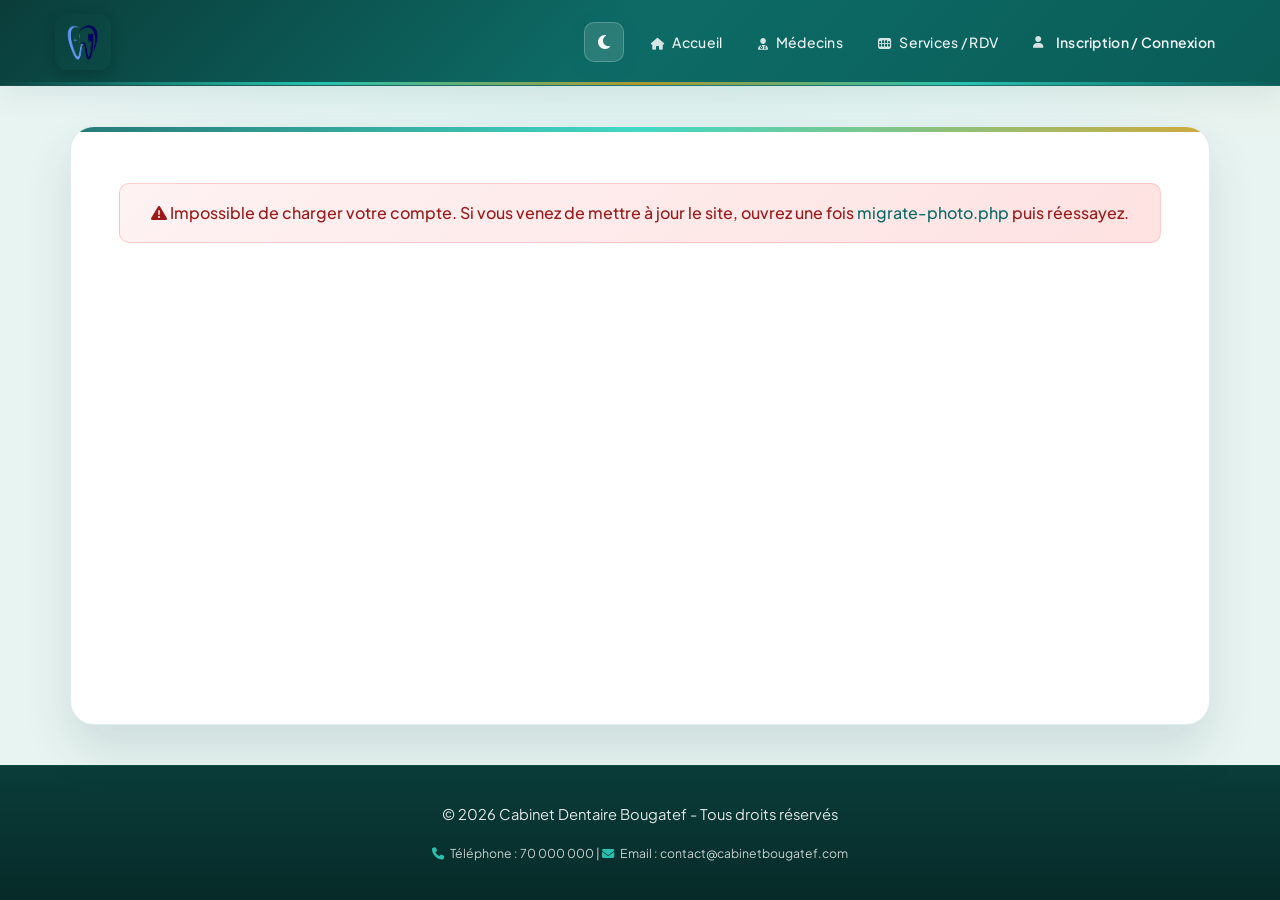
<file: mon-compte.html>
<!DOCTYPE html>
<html lang="fr">
<head>
    <meta charset="UTF-8">
    <meta name="viewport" content="width=device-width, initial-scale=1.0">
    <title>Mon compte - Cabinet Dentaire Bougatef</title>
    <script src="theme.js"></script>
    <link rel="stylesheet" href="style.css">
    <link rel="stylesheet" href="https://cdnjs.cloudflare.com/ajax/libs/font-awesome/6.4.0/css/all.min.css">
    <link rel="icon" type="image/x-icon" href="logopg.png">
</head>
<body>
    <header>
        <div class="header-container">
            <a href="index.html"><img src="logopg.png" alt="Logo Cabinet Dentaire"></a>
            <nav>
                <a href="index.html"><i class="fas fa-home"></i> Accueil</a>
                <a href="medecins.html"><i class="fas fa-user-md"></i> Médecins</a>
                <a href="services.html"><i class="fas fa-teeth"></i> Services / RDV</a>
                <span class="nav-auth-slot" id="navAuthSlot">
                    <a href="inscription-connexion.html" class="nav-auth-combined"><i class="fas fa-user"></i> Inscription / Connexion</a>
                </span>
                <a href="gestion-patient.html" class="nav-link-gestion-patients" hidden><i class="fas fa-clipboard-list"></i> Gestion Patients</a>
                <a href="gestion-rdv.html" class="nav-link-gestion-rdv" hidden><i class="fas fa-calendar-check"></i> Rendez-vous</a>
            </nav>
        </div>
    </header>

    <div class="container-custom">
        <div id="accountGate" class="message error" role="status">
            <i class="fas fa-spinner fa-spin"></i> Chargement de votre espace…
        </div>

        <div id="accountApp" class="hidden">
            <div class="account-hero">
                <div class="account-avatar-wrap">
                    <img id="accountAvatarImg" class="hidden" alt="Photo de profil">
                    <div id="accountAvatarFallback" class="account-avatar-fallback" aria-hidden="true"></div>
                    <form id="photoForm" class="account-photo-form">
                        <input type="file" name="photo" id="photoInput" accept="image/jpeg,image/png,image/webp,image/gif" hidden>
                        <button type="button" id="photoBtn" class="btn-small btn-secondary">
                            <i class="fas fa-camera"></i> Changer la photo
                        </button>
                    </form>
                </div>
                <div class="account-hero-text">
                    <h1 id="accountWelcomeTitle">Mon compte</h1>
                    <p class="account-role-line" id="accountRoleLine"></p>
                    <div class="account-hero-actions">
                        <a href="reserver-rdv.html" class="btn-small btn-secondary account-action-link"><i class="fas fa-calendar-plus"></i> Réserver</a>
                        <button type="button" id="logoutBtn" class="btn-small btn-secondary"><i class="fas fa-sign-out-alt"></i> Déconnexion</button>
                    </div>
                </div>
            </div>

            <div class="account-grid">
                <section class="form-section">
                    <h2><i class="fas fa-id-card"></i> Coordonnées personnelles</h2>
                    <form id="profileForm">
                        <div class="form-group">
                            <label for="pfNom"><i class="fas fa-user"></i> Nom</label>
                            <input type="text" id="pfNom" name="pfNom" required maxlength="100">
                        </div>
                        <div class="form-group">
                            <label for="pfPrenom"><i class="fas fa-user"></i> Prénom</label>
                            <input type="text" id="pfPrenom" name="pfPrenom" required maxlength="100">
                        </div>
                        <div class="form-group">
                            <label for="pfCivilite"><i class="fas fa-venus-mars"></i> Civilité</label>
                            <select id="pfCivilite" name="pfCivilite">
                                <option value="M">Monsieur</option>
                                <option value="Mme">Madame</option>
                                <option value="Mlle">Mademoiselle</option>
                            </select>
                        </div>
                        <div class="form-group">
                            <label for="pfNaissance"><i class="fas fa-calendar"></i> Date de naissance</label>
                            <input type="date" id="pfNaissance" name="pfNaissance" required>
                        </div>
                        <div class="form-group">
                            <label for="pfEmail"><i class="fas fa-envelope"></i> Email</label>
                            <input type="email" id="pfEmail" name="pfEmail" required maxlength="150" autocomplete="email">
                        </div>
                        <div class="form-group">
                            <label><input type="checkbox" id="pfNewsletter" name="pfNewsletter"> Recevoir les newsletters et offres</label>
                        </div>
                        <div class="form-group">
                            <label for="pfTel"><i class="fas fa-phone"></i> Téléphone</label>
                            <input type="tel" id="pfTel" name="pfTel" required>
                        </div>
                        <div class="form-group">
                            <label for="pfAdresse"><i class="fas fa-map-marker-alt"></i> Adresse</label>
                            <textarea id="pfAdresse" name="pfAdresse" rows="2" placeholder="Adresse postale"></textarea>
                        </div>
                        <button type="submit"><i class="fas fa-save"></i> Enregistrer les modifications</button>
                    </form>
                </section>

                <section class="form-section" id="dossierSection">
                    <h2><i class="fas fa-folder-open"></i> Dossier patient</h2>
                    <p id="noDossier" class="muted-note hidden">Aucun dossier patient n’est lié à ce compte. Contactez l’accueil si besoin.</p>
                    <div id="dossierContent" class="hidden">
                        <dl class="account-dl">
                            <dt>Nom sur le dossier</dt>
                            <dd id="dNomComplet"></dd>
                            <dt>Médecin référent</dt>
                            <dd id="dMedecin"></dd>
                            <dt>Notes médicales (antécédents)</dt>
                            <dd id="dNotes" class="account-notes"></dd>
                        </dl>
                    </div>
                </section>
            </div>

            <section class="account-history-block">
                <h2><i class="fas fa-history"></i> Historique des consultations &amp; actes</h2>
                <p class="subtitle account-subtitle-tight">Rendez-vous, soins associés et comptes rendus.</p>
                <p id="noHistory" class="empty-state hidden">Aucune consultation enregistrée pour le moment.</p>
                <div id="historyWrap" class="account-table-wrap hidden"></div>
            </section>

            <section class="account-history-block">
                <h2><i class="fas fa-money-check-alt"></i> Détail des paiements</h2>
                <p id="noPayments" class="empty-state hidden">Aucun paiement enregistré.</p>
                <div id="paymentsWrap" class="account-table-wrap hidden"></div>
            </section>
        </div>
    </div>

    <footer>
        © 2026 Cabinet Dentaire Bougatef - Tous droits réservés<br>
        <small>
            <i class="fas fa-phone"></i> Téléphone : 70 000 000 |
            <i class="fas fa-envelope"></i> Email : contact@cabinetbougatef.com
        </small>
    </footer>
    <script src="api-base.js"></script>
    <script src="nav-auth.js" defer></script>
    <script src="mon-compte.js" defer></script>
</body>
</html>
</file>
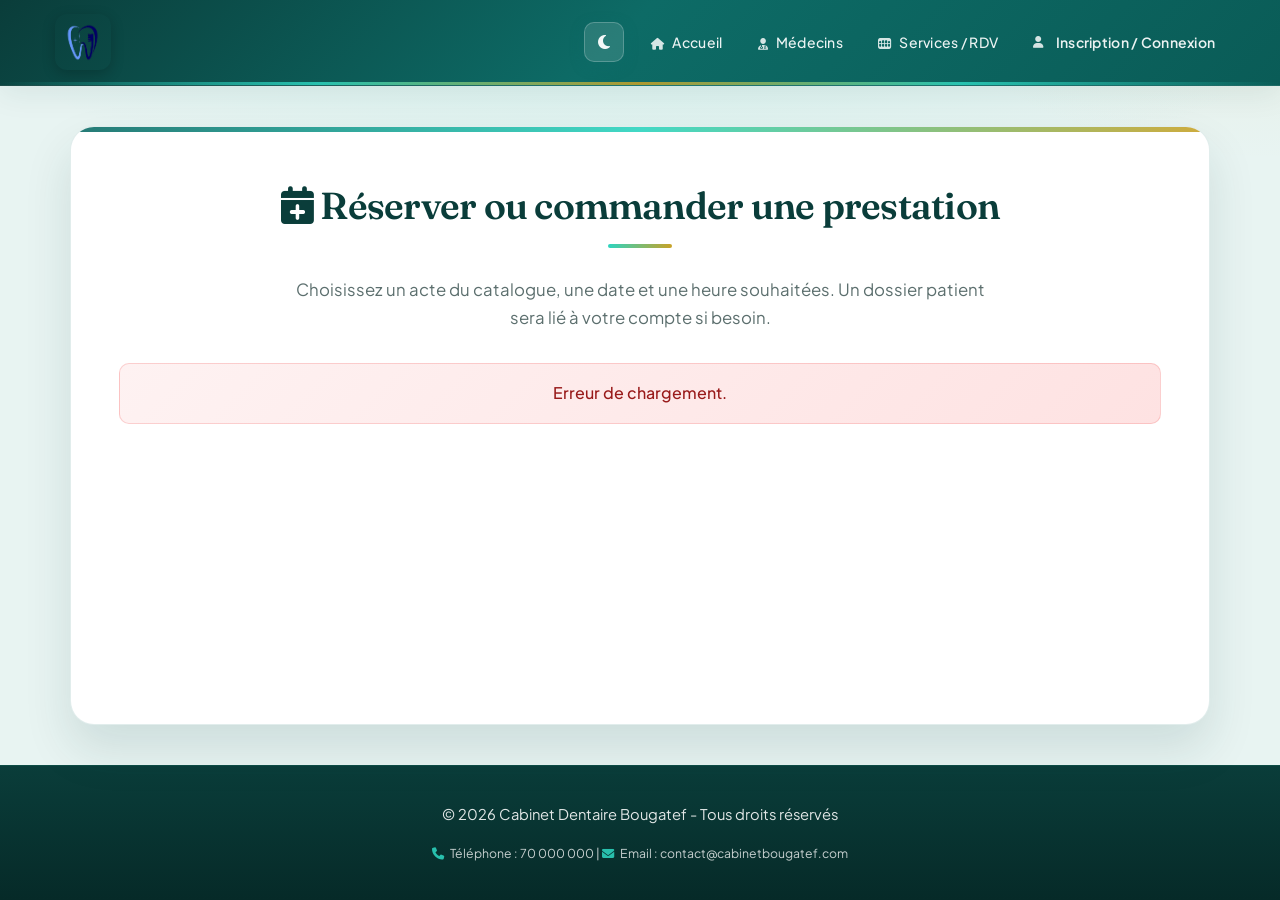
<file: reserver-rdv.html>
<!DOCTYPE html>
<html lang="fr">
<head>
    <meta charset="UTF-8">
    <meta name="viewport" content="width=device-width, initial-scale=1.0">
    <title>Réserver une prestation - Cabinet Dentaire Bougatef</title>
    <script src="theme.js"></script>
    <link rel="stylesheet" href="style.css">
    <link rel="stylesheet" href="https://cdnjs.cloudflare.com/ajax/libs/font-awesome/6.4.0/css/all.min.css">
    <link rel="icon" type="image/x-icon" href="logopg.png">
</head>
<body>
    <header>
        <div class="header-container">
            <a href="index.html"><img src="logopg.png" alt="Logo Cabinet Dentaire"></a>
            <nav>
                <a href="index.html"><i class="fas fa-home"></i> Accueil</a>
                <a href="medecins.html"><i class="fas fa-user-md"></i> Médecins</a>
                <a href="services.html"><i class="fas fa-teeth"></i> Services / RDV</a>
                <span class="nav-auth-slot" id="navAuthSlot">
                    <a href="inscription-connexion.html" class="nav-auth-combined"><i class="fas fa-user"></i> Inscription / Connexion</a>
                </span>
                <a href="gestion-patient.html" class="nav-link-gestion-patients" hidden><i class="fas fa-clipboard-list"></i> Gestion Patients</a>
                <a href="gestion-rdv.html" class="nav-link-gestion-rdv" hidden><i class="fas fa-calendar-check"></i> Rendez-vous</a>
            </nav>
        </div>
    </header>

    <div class="container-custom">
        <h1><i class="fas fa-calendar-plus"></i> Réserver ou commander une prestation</h1>
        <p class="subtitle">
            Choisissez un acte du catalogue, une date et une heure souhaitées. Un dossier patient sera lié à votre compte si besoin.
        </p>

        <div id="reserveGate" class="message error" role="status">
            <i class="fas fa-spinner fa-spin"></i> Vérification de la session…
        </div>

        <div id="reserveApp" class="hidden">
            <section class="form-section form-section--narrow" style="margin: 0 auto;">
                <form id="reserveForm">
                    <div id="reserveMessage" class="message" style="display: none;"></div>
                    <div class="form-group">
                        <label for="reserveService"><i class="fas fa-teeth"></i> Acte / service *</label>
                        <select id="reserveService" required></select>
                    </div>
                    <div class="form-group">
                        <label for="reserveDate"><i class="fas fa-calendar"></i> Date souhaitée *</label>
                        <input type="date" id="reserveDate" required>
                    </div>
                    <div class="form-group">
                        <label for="reserveTime"><i class="fas fa-clock"></i> Heure souhaitée</label>
                        <input type="time" id="reserveTime" value="09:00">
                    </div>
                    <div class="form-group">
                        <label for="reserveNotes"><i class="fas fa-comment"></i> Message (optionnel)</label>
                        <textarea id="reserveNotes" rows="3" placeholder="Urgence, préférences…"></textarea>
                    </div>
                    <button type="submit"><i class="fas fa-paper-plane"></i> Envoyer la demande</button>
                    <p class="muted-note" style="margin-top: 1rem;">
                        <a href="mon-compte.html">Mon compte</a> — suivi des rendez-vous et paiements.
                    </p>
                </form>
            </section>
        </div>
    </div>

    <footer>
        © 2026 Cabinet Dentaire Bougatef - Tous droits réservés<br>
        <small>
            <i class="fas fa-phone"></i> Téléphone : 70 000 000 |
            <i class="fas fa-envelope"></i> Email : contact@cabinetbougatef.com
        </small>
    </footer>
    <script src="api-base.js"></script>
    <script src="nav-auth.js" defer></script>
    <script src="reserver-rdv.js" defer></script>
    <script>
        document.addEventListener('DOMContentLoaded', function () {
            var d = document.getElementById('reserveDate');
            if (d) {
                var t = new Date().toISOString().slice(0, 10);
                d.min = t;
                d.value = t;
            }
        });
    </script>
</body>
</html>
</file>
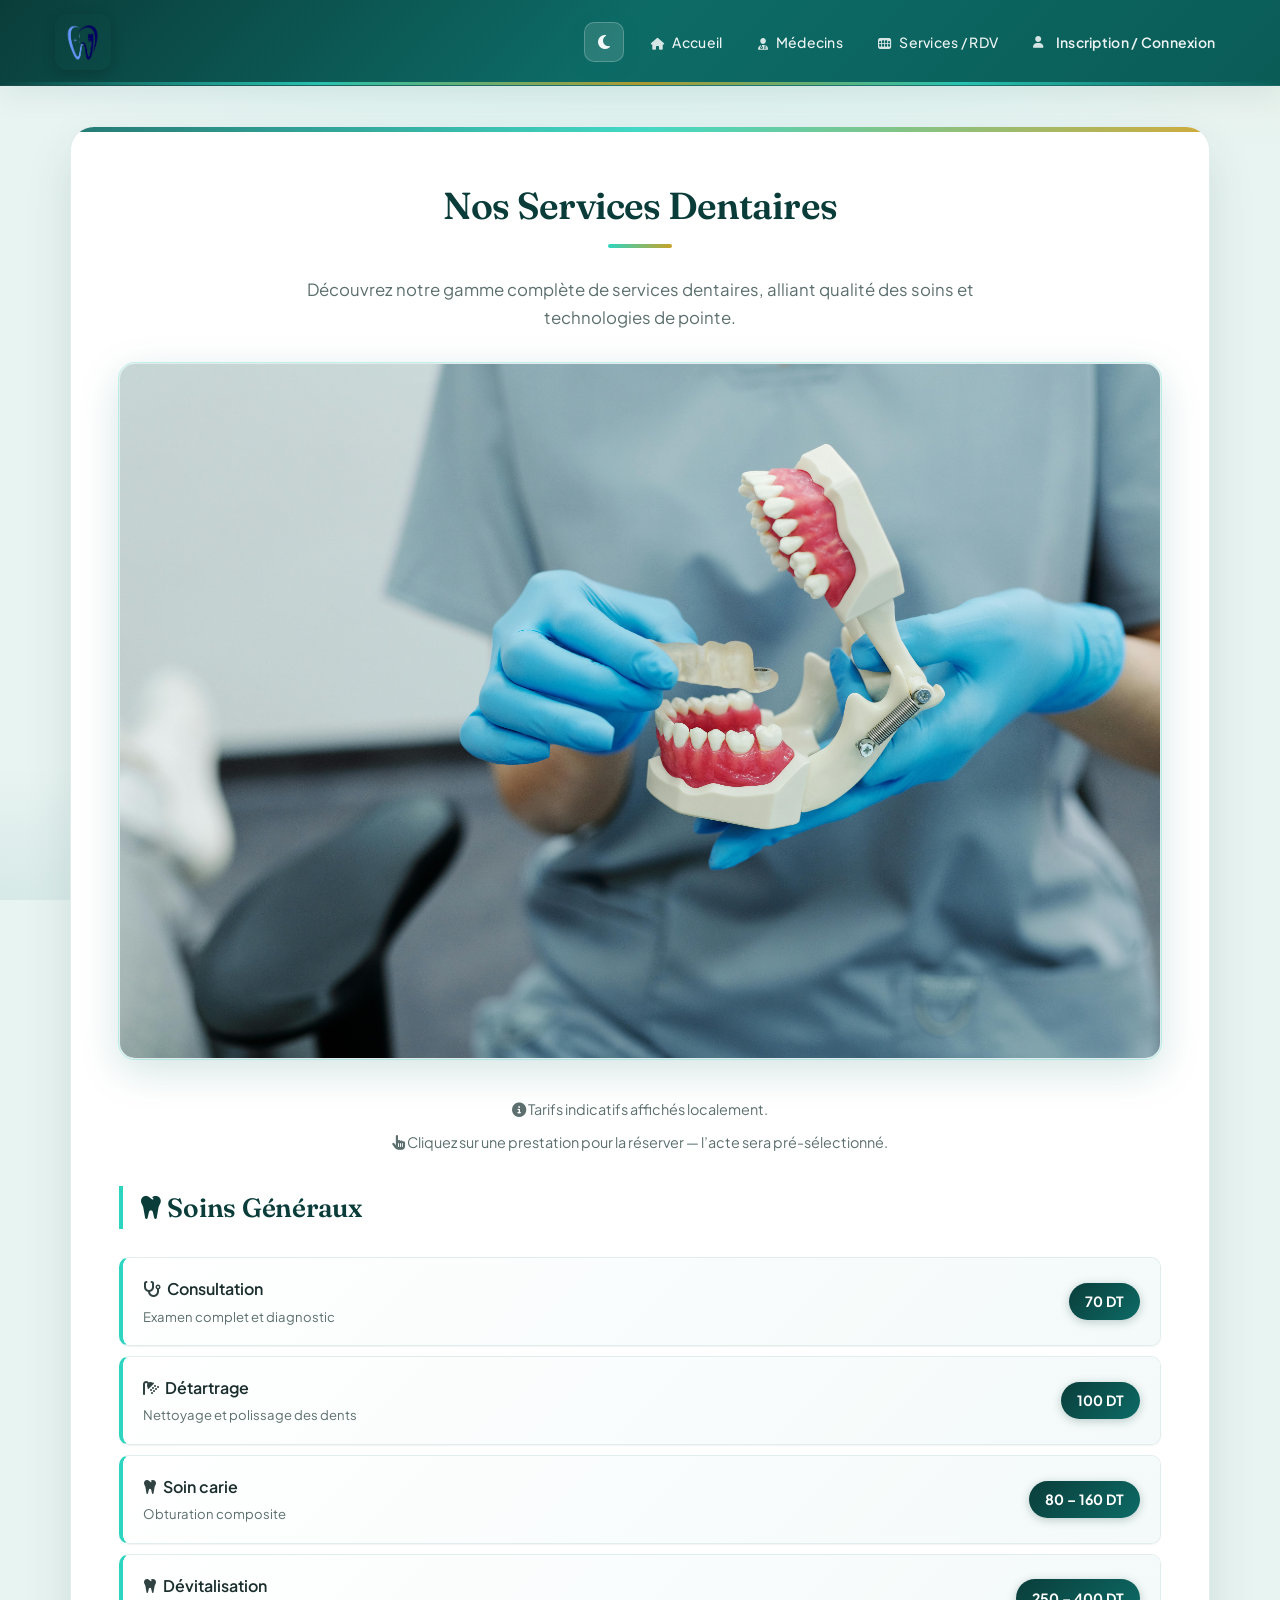
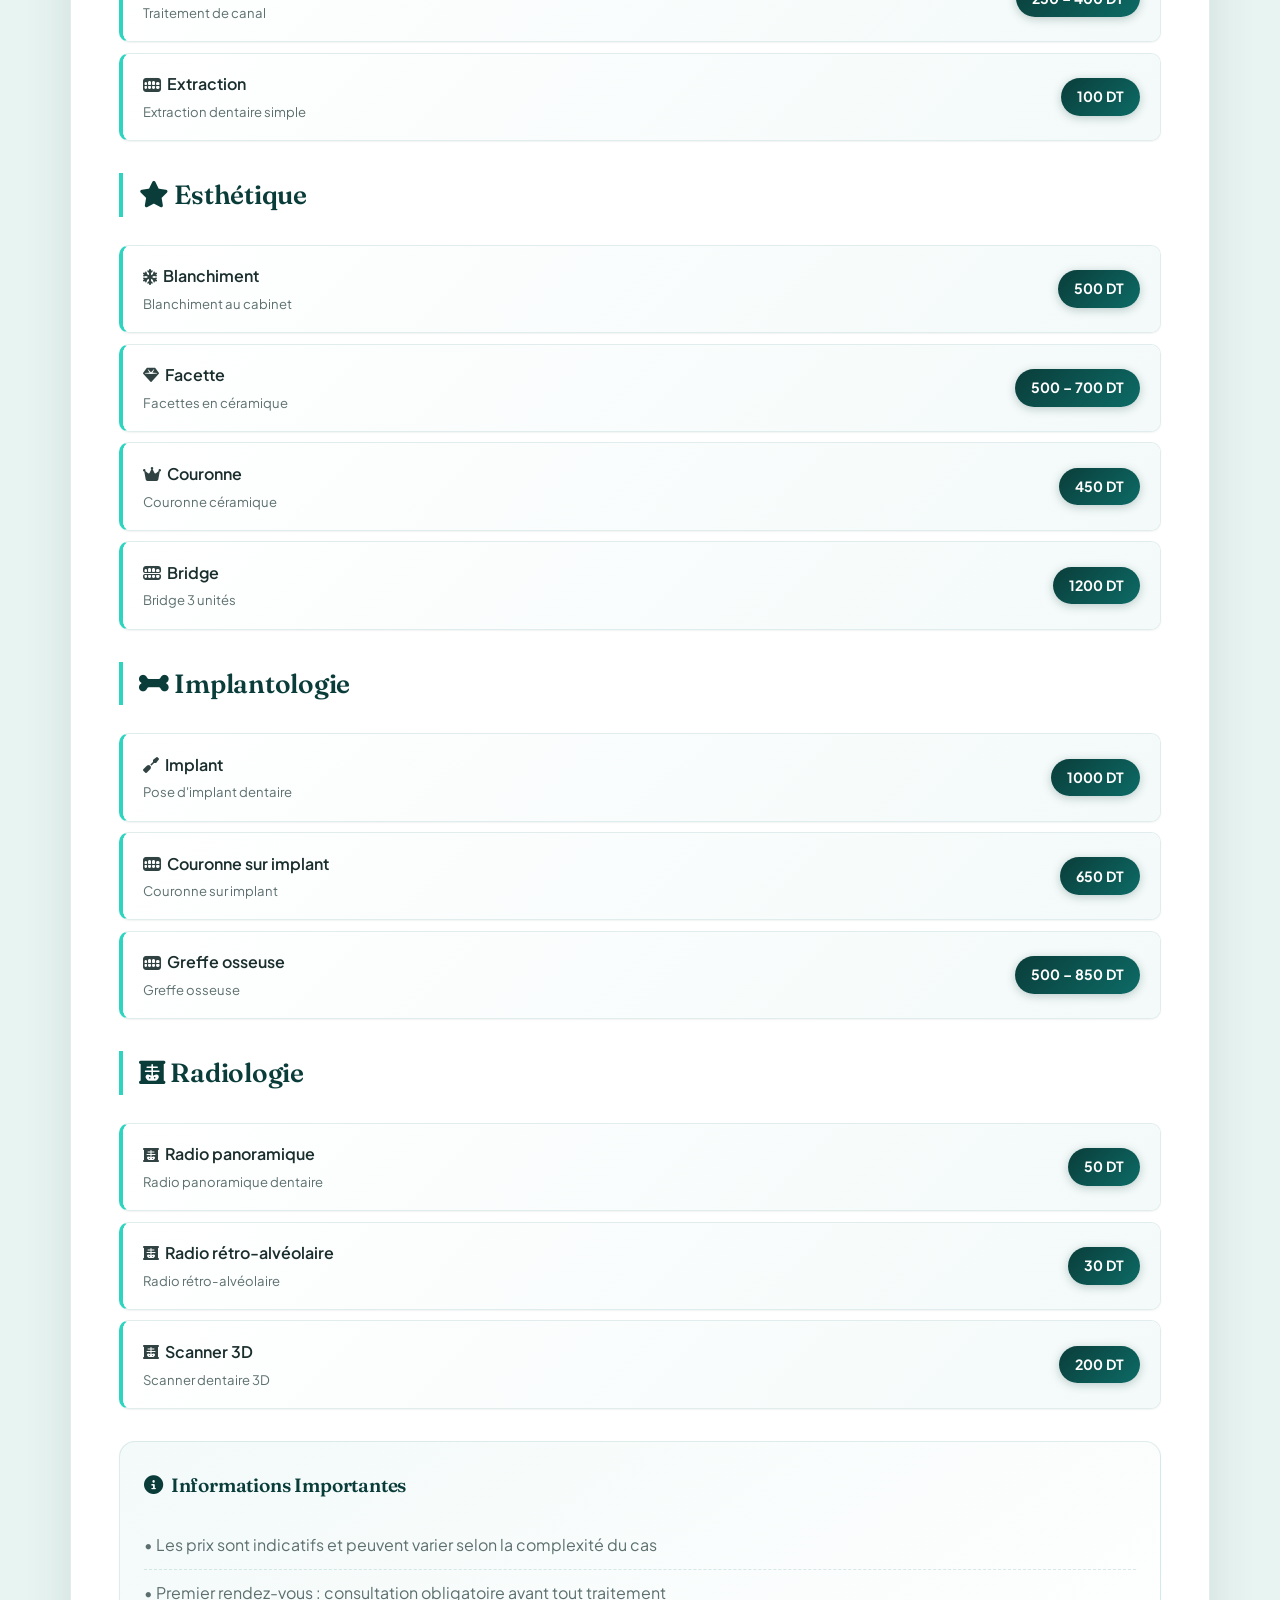
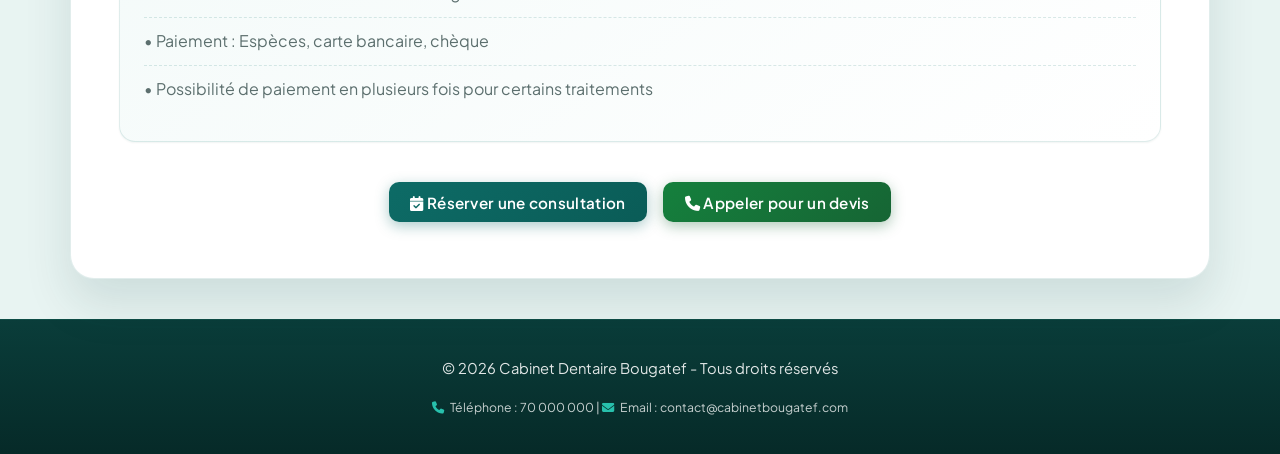
<file: services.html>
<!DOCTYPE html>
<html lang="fr">
<head>
    <meta charset="UTF-8">
    <meta name="viewport" content="width=device-width, initial-scale=1.0">
    <title>Nos Services - Cabinet Dentaire</title>
    <script src="theme.js"></script>
    <link rel="stylesheet" href="style.css">
    <link rel="stylesheet" href="https://cdnjs.cloudflare.com/ajax/libs/font-awesome/6.4.0/css/all.min.css">
     <link rel="icon" type="image/x-icon" href="logopg.png">

</head>

<body>
    <header>
        <div class="header-container">
            <a href="index.html"><img src="logopg.png" alt="Logo Cabinet Dentaire"></a>
            <nav>
                <a href="index.html"><i class="fas fa-home"></i> Accueil</a>
                <a href="medecins.html"><i class="fas fa-user-md"></i> Médecins</a>
                <a href="services.html"><i class="fas fa-teeth"></i> Services / RDV</a>
                <span class="nav-auth-slot" id="navAuthSlot">
                    <a href="inscription-connexion.html" class="nav-auth-combined"><i class="fas fa-user"></i> Inscription / Connexion</a>
                </span>
                <a href="gestion-patient.html" class="nav-link-gestion-patients" hidden><i class="fas fa-clipboard-list"></i> Gestion Patients</a>
                <a href="gestion-rdv.html" class="nav-link-gestion-rdv" hidden><i class="fas fa-calendar-check"></i> Rendez-vous</a>
            </nav>
        </div>
    </header>

    <div class="container-custom">
        <h1>Nos Services Dentaires</h1>
        <p class="subtitle">
            Découvrez notre gamme complète de services dentaires, alliant qualité des soins et technologies de pointe.
        </p>
        
        <div class="figure-hero">
            <img src="dentiste.jpg" alt="Salle de traitement moderne">
        </div>
        
        <div id="servicesListRoot" class="services-dynamic-root"></div>

        <div class="horaires">
            <h3><i class="fas fa-info-circle"></i> Informations Importantes</h3>
            <p>• Les prix sont indicatifs et peuvent varier selon la complexité du cas</p>
            <p>• Premier rendez-vous : consultation obligatoire avant tout traitement</p>
            <p>• Paiement : Espèces, carte bancaire, chèque</p>
            <p>• Possibilité de paiement en plusieurs fois pour certains traitements</p>
        </div>
        
        <div class="cta-row">
            <a href="reserver-rdv.html">
                <button type="button" class="btn-small"><i class="fas fa-calendar-check"></i> Réserver une consultation</button>
            </a>
            <a href="tel:70000000">
                <button type="button" class="btn-small btn-accent"><i class="fas fa-phone"></i> Appeler pour un devis</button>
            </a>
        </div>

    </div>

    <footer>
        © 2026 Cabinet Dentaire Bougatef - Tous droits réservés<br>
        <small>
            <i class="fas fa-phone"></i> Téléphone : 70 000 000 | 
            <i class="fas fa-envelope"></i> Email : contact@cabinetbougatef.com
        </small>
    </footer>
    <script src="api-base.js"></script>
    <script src="nav-auth.js" defer></script>
    <script src="services-catalog.js" defer></script>
</body>
</html>
</file>
<file: style.css>
@import url("https://fonts.googleapis.com/css2?family=Fraunces:ital,opsz,wght@0,9..144,400;0,9..144,500;0,9..144,600;0,9..144,700;1,9..144,400&family=Plus+Jakarta+Sans:ital,wght@0,300;0,400;0,500;0,600;0,700;1,400&display=swap");

/* ——— Design tokens ——— */
:root {
    --font-sans: "Plus Jakarta Sans", system-ui, -apple-system, "Segoe UI", sans-serif;
    --font-display: "Fraunces", Georgia, "Times New Roman", serif;

    --color-deep: #0a3d3a;
    --color-primary: #0d6b66;
    --color-accent: #2dd4bf;
    --color-accent-soft: rgba(45, 212, 191, 0.15);
    --color-gold: #c9a227;
    --color-gold-soft: rgba(201, 162, 39, 0.12);

    --color-text: #1a2e2d;
    --color-text-muted: #5c6f6e;
    --color-surface: #ffffff;
    --color-surface-2: #f3faf9;
    --color-border: rgba(13, 107, 102, 0.12);

    --radius-sm: 10px;
    --radius-md: 16px;
    --radius-lg: 24px;
    --radius-xl: 32px;

    --shadow-sm: 0 1px 2px rgba(10, 61, 58, 0.06);
    --shadow-md: 0 8px 30px rgba(10, 61, 58, 0.08);
    --shadow-lg: 0 24px 48px rgba(10, 61, 58, 0.12);
    --shadow-glow: 0 0 0 1px rgba(45, 212, 191, 0.25), 0 12px 40px rgba(13, 107, 102, 0.18);

    --header-h: 76px;
    --ease-out: cubic-bezier(0.22, 1, 0.36, 1);
}

*,
*::before,
*::after {
    margin: 0;
    padding: 0;
    box-sizing: border-box;
}

html {
    scroll-behavior: smooth;
}

::selection {
    background: var(--color-accent-soft);
    color: var(--color-deep);
}

html {
    height: 100%;
}

.page-main {
    flex: 1;
    display: flex;
    flex-direction: column;
    width: 100%;
}

body {
    font-family: var(--font-sans);
    min-height: 100%;
    overflow-x: hidden;
    background-color: #e8f4f2;
    background-image:
        radial-gradient(ellipse 120% 80% at 50% -20%, rgba(45, 212, 191, 0.18), transparent 55%),
        radial-gradient(ellipse 60% 40% at 100% 0%, rgba(201, 162, 39, 0.06), transparent 45%),
        radial-gradient(ellipse 50% 30% at 0% 100%, rgba(13, 107, 102, 0.08), transparent 50%);
    background-attachment: fixed;
    color: var(--color-text);
    line-height: 1.65;
    min-height: 100vh;
    display: flex;
    flex-direction: column;
    font-weight: 400;
    -webkit-font-smoothing: antialiased;
}

/* ——— Header ——— */
header {
    position: sticky;
    top: 0;
    z-index: 100;
    min-height: var(--header-h);
    padding: 0;
    color: #fff;
    background: linear-gradient(135deg, var(--color-deep) 0%, var(--color-primary) 48%, #0a5c57 100%);
    box-shadow: var(--shadow-md);
    border-bottom: 1px solid rgba(255, 255, 255, 0.08);
}

header::after {
    content: "";
    position: absolute;
    left: 0;
    right: 0;
    bottom: 0;
    height: 3px;
    background: linear-gradient(90deg, transparent, var(--color-accent), var(--color-gold), var(--color-accent), transparent);
    opacity: 0.85;
}

.header-container {
    width: min(92%, 1240px);
    margin: 0 auto;
    min-height: var(--header-h);
    display: flex;
    align-items: center;
    justify-content: space-between;
    gap: 1.25rem;
    padding: 0.65rem 0;
}

header .header-container > a:first-child {
    display: flex;
    align-items: center;
    flex-shrink: 0;
    border-radius: var(--radius-sm);
    padding: 4px;
    transition: box-shadow 0.35s var(--ease-out), transform 0.35s var(--ease-out);
}

header .header-container > a:first-child:hover {
    box-shadow: 0 0 0 2px rgba(255, 255, 255, 0.35);
    transform: scale(1.02);
}

header .header-container > a:first-child:focus-visible {
    outline: 2px solid var(--color-accent);
    outline-offset: 4px;
}

header img {
    height: 56px;
    width: auto;
    border-radius: 12px;
    box-shadow: 0 4px 14px rgba(0, 0, 0, 0.2);
}

nav {
    display: flex;
    flex-wrap: wrap;
    align-items: center;
    justify-content: flex-end;
    gap: 0.35rem 0.5rem;
}

nav a {
    color: rgba(255, 255, 255, 0.92);
    text-decoration: none;
    font-weight: 500;
    font-size: 0.875rem;
    letter-spacing: 0.02em;
    padding: 0.5rem 0.85rem;
    border-radius: 999px;
    transition: background 0.25s var(--ease-out), color 0.25s, transform 0.2s;
    white-space: nowrap;
}

nav a i {
    margin-right: 0.35rem;
    opacity: 0.9;
    font-size: 0.85em;
}

nav a:hover {
    background: rgba(255, 255, 255, 0.14);
    text-decoration: none;
    color: #fff;
    transform: translateY(-1px);
}

nav a:focus-visible {
    outline: 2px solid var(--color-accent);
    outline-offset: 2px;
}

/* ——— Main shell ——— */
.container-custom {
    width: min(92%, 1140px);
    margin: 2.5rem auto;
    background: var(--color-surface);
    padding: clamp(1.75rem, 4vw, 3rem);
    border-radius: var(--radius-lg);
    box-shadow: var(--shadow-lg);
    border: 1px solid var(--color-border);
    flex: 1;
    position: relative;
    overflow: hidden;
}

.container-custom::before {
    content: "";
    position: absolute;
    top: 0;
    left: 0;
    right: 0;
    height: 5px;
    background: linear-gradient(90deg, var(--color-primary), var(--color-accent), var(--color-gold));
    opacity: 0.9;
}

.container-custom > *:first-child {
    margin-top: 0.5rem;
}

/* ——— Typography ——— */
h1 {
    font-family: var(--font-display);
    color: var(--color-deep);
    text-align: center;
    margin: 0.5rem 0 1.75rem;
    font-size: clamp(1.65rem, 4vw, 2.35rem);
    font-weight: 600;
    letter-spacing: -0.02em;
    line-height: 1.2;
    text-transform: none;
}

h1::after {
    content: "";
    display: block;
    width: 64px;
    height: 4px;
    margin: 1rem auto 0;
    border-radius: 4px;
    background: linear-gradient(90deg, var(--color-accent), var(--color-gold));
}

h2 {
    font-family: var(--font-display);
    color: var(--color-deep);
    margin: 2rem 0 1.25rem;
    padding: 0 0 0 1rem;
    border-left: 4px solid var(--color-accent);
    font-size: clamp(1.35rem, 2.5vw, 1.65rem);
    font-weight: 600;
    letter-spacing: -0.01em;
}

h3 {
    color: var(--color-deep);
    margin-bottom: 0.75rem;
    font-size: 1.2rem;
    font-weight: 600;
    letter-spacing: -0.01em;
}

.lead {
    font-size: 1.08rem;
    line-height: 1.85;
    color: var(--color-text-muted);
    text-align: center;
    max-width: 52ch;
    margin: 0 auto 2rem;
}

.lead--justify {
    text-align: justify;
    text-align-last: center;
    max-width: none;
}

.subtitle {
    text-align: center;
    margin-bottom: 2rem;
    font-size: 1.05rem;
    color: var(--color-text-muted);
    max-width: 60ch;
    margin-left: auto;
    margin-right: auto;
}

/* ——— Hero video ——— */
.video-hero {
    text-align: center;
    margin: 2rem 0 2.5rem;
}

.video-hero video {
    max-width: 100%;
    height: auto;
    border-radius: var(--radius-md);
    box-shadow: var(--shadow-glow);
    border: 1px solid var(--color-border);
}

.figure-hero {
    text-align: center;
    margin: 2rem 0 2.5rem;
}

.figure-hero img {
    max-width: 100%;
    height: auto;
    border-radius: var(--radius-md);
    box-shadow: var(--shadow-glow);
    border: 1px solid var(--color-border);
    vertical-align: middle;
}

/* ——— CTA row ——— */
.cta-row {
    display: flex;
    flex-wrap: wrap;
    justify-content: center;
    align-items: stretch;
    gap: 1rem;
    margin-top: 2.5rem;
    margin-bottom: 0.5rem;
}

.cta-row a {
    text-decoration: none;
    display: inline-flex;
}

.cta-row button {
    min-width: 220px;
    max-width: 320px;
    width: auto;
    margin-top: 0;
}

/* ——— Forms ——— */
.form-container {
    display: flex;
    flex-wrap: wrap;
    gap: 2rem;
    justify-content: center;
    margin-top: 1.5rem;
}

.form-section {
    flex: 1;
    min-width: min(100%, 340px);
    background: linear-gradient(165deg, var(--color-surface-2) 0%, #fff 55%);
    padding: clamp(1.5rem, 3vw, 2rem);
    border-radius: var(--radius-md);
    border: 1px solid var(--color-border);
    box-shadow: var(--shadow-sm);
    position: relative;
}

.form-section h2 {
    margin-top: 0;
    border-left-width: 3px;
}

.form-group {
    margin-bottom: 1.35rem;
}

.form-group label {
    display: block;
    margin-bottom: 0.45rem;
    color: var(--color-deep);
    font-weight: 600;
    font-size: 0.92rem;
    letter-spacing: 0.01em;
}

.form-group input,
.form-group select,
.form-group textarea {
    width: 100%;
    padding: 0.85rem 1rem;
    border: 1.5px solid rgba(13, 107, 102, 0.18);
    border-radius: var(--radius-sm);
    font-size: 1rem;
    font-family: inherit;
    transition: border-color 0.2s, box-shadow 0.2s;
    background: #fff;
    color: var(--color-text);
}

.form-group input:hover,
.form-group select:hover,
.form-group textarea:hover {
    border-color: rgba(13, 107, 102, 0.28);
}

.form-group input:focus,
.form-group select:focus,
.form-group textarea:focus {
    outline: none;
    border-color: var(--color-primary);
    box-shadow: 0 0 0 4px var(--color-accent-soft);
}

/* Mot de passe : champ large + petit bouton œil à droite */
.password-field {
    display: flex;
    align-items: center;
    gap: 0.4rem;
    width: 100%;
}

.form-group .password-field input {
    flex: 1 1 0;
    min-width: 0;
    width: 100%;
    box-sizing: border-box;
}

.password-toggle {
    flex: 0 0 auto;
    display: inline-flex;
    align-items: center;
    justify-content: center;
    width: 2.25rem;
    height: 2.25rem;
    min-width: 2.25rem;
    padding: 0;
    margin: 0;
    margin-top: 0;
    border: 1px solid rgba(13, 107, 102, 0.2);
    background: #fff;
    color: var(--color-primary);
    cursor: pointer;
    line-height: 1;
    font-size: inherit;
    font-weight: 400;
    letter-spacing: normal;
    border-radius: var(--radius-sm);
    box-shadow: none;
    opacity: 0.88;
    overflow: visible;
    transition: opacity 0.2s, color 0.2s, background 0.2s, border-color 0.2s;
}

.password-toggle::after {
    display: none;
}

.password-toggle:hover {
    opacity: 1;
    transform: none;
    filter: none;
    box-shadow: none;
    background: var(--color-accent-soft);
    border-color: rgba(13, 107, 102, 0.28);
}

.password-toggle:active {
    transform: none;
}

.password-toggle:focus {
    outline: none;
}

.password-toggle:focus-visible {
    outline: 2px solid var(--color-primary);
    outline-offset: 2px;
}

.password-toggle i {
    font-size: 0.85rem;
    pointer-events: none;
}

.payment-info-container {
    padding: 1.25rem;
    margin: 0.5rem 0 1rem;
    border-radius: var(--radius-sm);
    background: linear-gradient(135deg, var(--color-gold-soft), var(--color-accent-soft));
    border: 1px dashed rgba(13, 107, 102, 0.2);
}

/* ——— Buttons ——— */
button {
    font-family: inherit;
    background: linear-gradient(135deg, var(--color-primary) 0%, #0a5c57 100%);
    color: #fff;
    border: none;
    padding: 0.9rem 1.75rem;
    border-radius: var(--radius-sm);
    font-size: 1rem;
    font-weight: 600;
    letter-spacing: 0.02em;
    cursor: pointer;
    transition: transform 0.2s var(--ease-out), box-shadow 0.25s, filter 0.2s;
    display: inline-block;
    text-align: center;
    width: 100%;
    margin-top: 0.5rem;
    box-shadow: 0 4px 14px rgba(13, 107, 102, 0.35);
    position: relative;
    overflow: hidden;
}

button::after {
    content: "";
    position: absolute;
    inset: 0;
    background: linear-gradient(120deg, transparent 40%, rgba(255, 255, 255, 0.12) 50%, transparent 60%);
    transform: translateX(-100%);
    transition: transform 0.6s var(--ease-out);
}

button:hover::after {
    transform: translateX(100%);
}

button:hover {
    transform: translateY(-2px);
    box-shadow: 0 8px 28px rgba(13, 107, 102, 0.45);
    filter: brightness(1.05);
}

button:active {
    transform: translateY(0);
}

button:focus-visible {
    outline: 3px solid var(--color-accent);
    outline-offset: 3px;
}

button:disabled {
    opacity: 0.65;
    cursor: not-allowed;
    transform: none;
}

.btn-small {
    width: auto;
    padding: 0.65rem 1.35rem;
    font-size: 0.95rem;
    margin-top: 0.35rem;
}

.btn-secondary {
    background: linear-gradient(135deg, #4a6670 0%, #3d5560 100%) !important;
    box-shadow: 0 4px 14px rgba(61, 85, 96, 0.3) !important;
}

.btn-accent {
    background: linear-gradient(135deg, #15803d, #166534) !important;
    box-shadow: 0 4px 14px rgba(22, 101, 52, 0.35) !important;
}

.btn-accent:hover {
    box-shadow: 0 8px 24px rgba(22, 101, 52, 0.45) !important;
}

.page-narrow {
    max-width: 500px;
    margin: 0 auto;
}

.form-section--narrow {
    max-width: 600px;
    margin-left: auto;
    margin-right: auto;
}

.text-center {
    text-align: center;
}

.text-right {
    text-align: right;
}

.form-divider {
    text-align: center;
    margin-top: 1.25rem;
    padding-top: 1.25rem;
    border-top: 1px solid var(--color-border);
}

.aside-card {
    background: linear-gradient(145deg, var(--color-surface-2), #fff);
    padding: 1.5rem;
    border-radius: var(--radius-md);
    margin-top: 1.75rem;
    border: 1px solid var(--color-border);
    text-align: center;
}

.muted-note {
    margin-top: 1.5rem;
    text-align: center;
    color: var(--color-text-muted);
    font-size: 0.9rem;
    line-height: 1.5;
}

.filter-row {
    display: flex;
    gap: 0.65rem;
    flex-wrap: wrap;
    margin-top: 0.75rem;
}

.stats-panel {
    margin-top: 1.5rem;
    padding: 1.25rem;
    border-radius: var(--radius-md);
    border: 1px solid var(--color-border);
    background: linear-gradient(145deg, var(--color-surface-2), #fff);
}

.stats-panel .stat-grid {
    display: flex;
    justify-content: space-around;
    text-align: center;
    margin-top: 1rem;
    gap: 1rem;
    flex-wrap: wrap;
}

.stat-big {
    font-size: 2rem;
    font-weight: 700;
    font-family: var(--font-display);
    line-height: 1.2;
    color: var(--color-deep);
}

.stat-big--accent {
    color: var(--color-primary);
}

.stat-label {
    color: var(--color-text-muted);
    font-size: 0.88rem;
    margin-top: 0.25rem;
}

.tool-actions {
    display: flex;
    justify-content: center;
    flex-wrap: wrap;
    gap: 0.75rem;
    margin-top: 2.5rem;
}

.btn-filter-teal {
    background: linear-gradient(135deg, #0e7490, #155e75) !important;
    box-shadow: 0 4px 12px rgba(14, 116, 144, 0.35) !important;
}

.btn-filter-amber {
    background: linear-gradient(135deg, #ca8a04, #a16207) !important;
    box-shadow: 0 4px 12px rgba(202, 138, 4, 0.35) !important;
}

.btn-tool-purple {
    background: linear-gradient(135deg, #6d28d9, #5b21b6) !important;
    box-shadow: 0 4px 12px rgba(91, 33, 182, 0.35) !important;
}

.btn-tool-orange {
    background: linear-gradient(135deg, #ea580c, #c2410c) !important;
    box-shadow: 0 4px 12px rgba(234, 88, 12, 0.35) !important;
}

.empty-state {
    text-align: center;
    color: var(--color-text-muted);
    padding: 2.5rem 1rem;
}

.btn-icon {
    width: auto;
    padding: 0.45rem 0.65rem;
    margin: 0 0.15rem;
    background: transparent !important;
    box-shadow: none !important;
    border: 1px solid rgba(13, 107, 102, 0.15);
    color: var(--color-primary);
}

.social-row {
    display: flex;
    flex-wrap: wrap;
    gap: 0.65rem;
    margin-top: 0.75rem;
}

a.btn-social-linkedin {
    background: linear-gradient(135deg, #0a66c2, #004182);
    color: #fff !important;
    padding: 0.55rem 1.1rem;
    border-radius: var(--radius-sm);
    text-decoration: none !important;
    display: inline-flex;
    align-items: center;
    gap: 0.5rem;
    font-weight: 600;
    font-size: 0.9rem;
    transition: transform 0.2s var(--ease-out), box-shadow 0.25s;
    flex: 1;
    min-width: 140px;
    justify-content: center;
}

a.btn-social-linkedin:hover {
    transform: translateY(-2px);
    box-shadow: 0 6px 18px rgba(10, 102, 194, 0.4);
    color: #fff !important;
}

a.btn-social-fb {
    color: #1877f2 !important;
    font-weight: 600;
    display: inline-flex;
    align-items: center;
    gap: 0.35rem;
}

a.btn-social-fb:hover {
    color: #0d5dbf !important;
}

/* ——— Cards ——— */
.cards {
    display: flex;
    flex-wrap: wrap;
    gap: 1.75rem;
    justify-content: center;
    margin-top: 2rem;
}

.card-medecin {
    flex: 1;
    min-width: min(100%, 280px);
    max-width: 380px;
    background: var(--color-surface);
    border-radius: var(--radius-md);
    overflow: hidden;
    box-shadow: var(--shadow-md);
    transition: transform 0.35s var(--ease-out), box-shadow 0.35s;
    border: 1px solid var(--color-border);
}

.card-medecin:hover {
    transform: translateY(-8px);
    box-shadow: var(--shadow-lg);
}

.card-medecin img {
    width: 100%;
    height: 260px;
    object-fit: cover;
    border-bottom: none;
    display: block;
}

.card-medecin-content {
    padding: 1.5rem 1.35rem 1.75rem;
    position: relative;
    background: linear-gradient(180deg, var(--color-surface-2) 0%, #fff 28%);
}

.card-medecin-content::before {
    content: "";
    position: absolute;
    top: 0;
    left: 0;
    right: 0;
    height: 3px;
    background: linear-gradient(90deg, var(--color-accent), var(--color-gold));
}

.card-medecin h3 {
    font-family: var(--font-display);
    color: var(--color-deep);
    margin-bottom: 0.5rem;
    font-size: 1.2rem;
}

.card-medecin h3 i {
    color: var(--color-primary);
    margin-right: 0.35rem;
}

.card-medecin p {
    color: var(--color-text-muted);
    line-height: 1.7;
    margin-bottom: 0.5rem;
    font-size: 0.95rem;
}

/* ——— Services list ——— */
.service-list {
    list-style: none;
    padding: 0;
    margin: 1.75rem 0;
}

.service-list li {
    margin: 0.65rem 0;
    padding: 0;
    border-radius: var(--radius-sm);
    border: 1px solid var(--color-border);
    border-left: 4px solid var(--color-accent);
    font-size: 1rem;
    transition: transform 0.25s var(--ease-out), box-shadow 0.25s;
    box-shadow: var(--shadow-sm);
    overflow: hidden;
}

.service-list li:hover {
    transform: translateX(4px);
    box-shadow: var(--shadow-md);
}

.service-list-link {
    display: flex;
    justify-content: space-between;
    align-items: center;
    gap: 1rem;
    width: 100%;
    padding: 1.1rem 1.25rem;
    color: inherit;
    text-decoration: none !important;
    background: linear-gradient(135deg, #fff 0%, var(--color-surface-2) 100%);
    box-sizing: border-box;
}

.service-list-link:hover {
    color: inherit;
    background: linear-gradient(135deg, #fff 0%, var(--color-accent-soft) 100%);
}

.service-list-label {
    display: flex;
    flex-direction: column;
    gap: 0.2rem;
    min-width: 0;
}

.service-list-title {
    display: inline-flex;
    align-items: center;
    gap: 0.35rem;
    font-weight: 600;
}

.service-list-title i {
    opacity: 0.9;
}

.service-list-hint {
    font-size: 0.82rem;
    color: var(--color-text-muted);
    font-weight: 400;
}

.services-list-intro {
    margin: 0.5rem 0 1.25rem;
}

.services-category-block {
    margin-bottom: 0.5rem;
}

.services-dynamic-root:empty {
    min-height: 2rem;
}

.service-price {
    background: linear-gradient(135deg, var(--color-deep), var(--color-primary));
    color: #fff;
    padding: 0.45rem 1rem;
    border-radius: 999px;
    font-weight: 700;
    font-size: 0.88rem;
    white-space: nowrap;
    box-shadow: 0 2px 10px rgba(10, 61, 58, 0.25);
}

/* ——— Horaires / info blocks ——— */
.horaires {
    background: linear-gradient(145deg, var(--color-surface-2), #fff);
    padding: 1.75rem 1.5rem;
    border-radius: var(--radius-md);
    margin-top: 2rem;
    border: 1px solid var(--color-border);
    box-shadow: var(--shadow-sm);
}

.horaires h3 {
    color: var(--color-deep);
    margin-bottom: 1.25rem;
    display: flex;
    align-items: center;
    gap: 0.5rem;
    font-family: var(--font-display);
}

.horaires p {
    padding: 0.65rem 0;
    border-bottom: 1px dashed rgba(13, 107, 102, 0.15);
    display: flex;
    justify-content: space-between;
    flex-wrap: wrap;
    gap: 0.35rem;
    color: var(--color-text-muted);
}

.horaires p:last-child {
    border-bottom: none;
}

/* ——— Footer ——— */
footer {
    width: 100%;
    align-self: stretch;
    flex-shrink: 0;
    box-sizing: border-box;
    background: linear-gradient(180deg, var(--color-deep) 0%, #062a28 100%);
    color: rgba(255, 255, 255, 0.88);
    text-align: center;
    padding: 2.25rem 1.5rem;
    margin-top: auto;
    font-size: 0.92rem;
    border-top: 1px solid rgba(45, 212, 191, 0.2);
}

footer small {
    opacity: 0.88;
    display: block;
    margin-top: 1rem;
    line-height: 1.8;
    max-width: 560px;
    margin-left: auto;
    margin-right: auto;
}

footer i {
    color: var(--color-accent);
    margin-right: 0.25rem;
}

/* ——— Tables (gestion patients) ——— */
.patients-table table {
    border-radius: var(--radius-sm);
    overflow: hidden;
    border: 1px solid var(--color-border);
}

.patients-table thead tr {
    background: linear-gradient(135deg, var(--color-deep), var(--color-primary)) !important;
}

.patients-table tbody tr:hover {
    background: var(--color-surface-2);
}

/* ——— Messages ——— */
.message {
    padding: 1rem 1.25rem;
    border-radius: var(--radius-sm);
    margin: 1rem 0;
    text-align: center;
    font-weight: 500;
    border: 1px solid transparent;
}

.message.success {
    background: linear-gradient(135deg, #ecfdf5, #d1fae5);
    color: #065f46;
    border-color: rgba(16, 185, 129, 0.25);
}

.message.error {
    background: linear-gradient(135deg, #fef2f2, #fee2e2);
    color: #991b1b;
    border-color: rgba(239, 68, 68, 0.2);
}

/* ——— Links ——— */
a {
    color: var(--color-primary);
    text-decoration: none;
    transition: color 0.2s;
}

a:hover {
    color: var(--color-deep);
    text-decoration: underline;
    text-underline-offset: 3px;
}

/* ——— Animation ——— */
@keyframes fadeIn {
    from {
        opacity: 0;
        transform: translateY(16px);
    }
    to {
        opacity: 1;
        transform: translateY(0);
    }
}

.container-custom {
    animation: fadeIn 0.55s var(--ease-out) both;
}

/* ——— Responsive ——— */
@media (max-width: 900px) {
    nav a {
        font-size: 0.8rem;
        padding: 0.4rem 0.65rem;
    }
}

@media (max-width: 768px) {
    .header-container {
        flex-direction: column;
        align-items: center;
        text-align: center;
        padding: 0.85rem 0;
    }

    nav {
        justify-content: center;
        max-width: 100%;
    }

    .container-custom {
        width: 94%;
        margin: 1.25rem auto;
        padding: 1.35rem;
        border-radius: var(--radius-md);
    }

    .form-section {
        min-width: 100%;
    }

    .form-container {
        flex-direction: column;
        gap: 1.25rem;
    }

    .service-list li {
        flex-direction: column;
        text-align: center;
    }

    .patients-table {
        display: block;
        overflow-x: auto;
        -webkit-overflow-scrolling: touch;
    }

    .account-hero {
        flex-direction: column;
        align-items: center;
        text-align: center;
    }

    .account-hero-text h1 {
        text-align: center;
    }

    .account-hero-text h1::after {
        margin-left: auto;
        margin-right: auto;
    }

    .account-hero-actions {
        justify-content: center;
    }

    .account-table thead {
        display: none;
    }

    .account-table tr {
        display: block;
        margin-bottom: 1rem;
        border: 1px solid var(--color-border);
        border-radius: var(--radius-sm);
        padding: 0.5rem 0.75rem;
        background: #fff;
    }

    .account-table td {
        display: flex;
        justify-content: space-between;
        gap: 1rem;
        padding: 0.45rem 0 !important;
        border: none !important;
        font-size: 0.9rem;
    }

    .account-table td::before {
        content: attr(data-label);
        font-weight: 600;
        color: var(--color-deep);
        flex-shrink: 0;
    }
}

/* ——— Mon compte (espace patient) ——— */
.hidden {
    display: none !important;
}

.input-readonly {
    background: var(--color-surface-2) !important;
    color: var(--color-text-muted) !important;
    cursor: not-allowed;
}

.account-hero {
    display: flex;
    flex-wrap: wrap;
    align-items: flex-start;
    gap: 2rem;
    margin-bottom: 2rem;
    padding-bottom: 2rem;
    border-bottom: 1px solid var(--color-border);
}

.account-avatar-wrap {
    text-align: center;
    flex-shrink: 0;
}

.account-avatar-wrap img,
.account-avatar-fallback {
    width: 120px;
    height: 120px;
    border-radius: 50%;
    object-fit: cover;
    border: 4px solid var(--color-accent-soft);
    box-shadow: var(--shadow-md);
}

.account-avatar-fallback {
    display: flex;
    align-items: center;
    justify-content: center;
    margin: 0 auto;
    background: linear-gradient(135deg, var(--color-primary), var(--color-deep));
    color: #fff;
    font-family: var(--font-display);
    font-size: 2.2rem;
    font-weight: 600;
}

.account-photo-form {
    margin-top: 0.75rem;
}

.account-photo-label {
    cursor: pointer;
    margin-top: 0;
}

.account-hero-text {
    flex: 1;
    min-width: 200px;
}

.account-hero-text h1 {
    text-align: left;
    margin: 0 0 0.5rem;
}

.account-hero-text h1::after {
    margin-left: 0;
}

.account-role-line {
    color: var(--color-text-muted);
    margin-bottom: 1rem;
}

.account-badge {
    display: inline-block;
    padding: 0.25rem 0.75rem;
    border-radius: 999px;
    background: var(--color-accent-soft);
    color: var(--color-deep);
    font-size: 0.88rem;
    font-weight: 600;
}

.account-badge.admin {
    background: linear-gradient(135deg, #ede9fe, #ddd6fe);
    color: #5b21b6;
}

.account-hero-actions {
    display: flex;
    flex-wrap: wrap;
    gap: 0.75rem;
    align-items: center;
}

.account-hero-actions .btn-small,
.account-hero-actions a.account-action-link {
    display: inline-flex;
    align-items: center;
    justify-content: center;
    gap: 0.35rem;
    margin-top: 0;
    text-decoration: none !important;
    color: #fff !important;
}

.account-photo-form .btn-small {
    margin-top: 0;
}

.btn-ghost-link {
    display: inline-flex;
    align-items: center;
    gap: 0.35rem;
    font-weight: 600;
    padding: 0.5rem 0.85rem;
    border-radius: var(--radius-sm);
    border: 1px solid var(--color-border);
    color: var(--color-primary);
    text-decoration: none !important;
    transition: background 0.2s;
}

.btn-ghost-link:hover {
    background: var(--color-surface-2);
}

.account-grid {
    display: grid;
    grid-template-columns: repeat(auto-fit, minmax(min(100%, 320px), 1fr));
    gap: 1.75rem;
    margin-bottom: 2rem;
}

.account-dl {
    margin: 0;
}

.account-dl dt {
    font-size: 0.78rem;
    text-transform: uppercase;
    letter-spacing: 0.06em;
    color: var(--color-text-muted);
    margin-top: 1rem;
}

.account-dl dt:first-child {
    margin-top: 0;
}

.account-dl dd {
    margin: 0.25rem 0 0;
    font-size: 1rem;
    color: var(--color-text);
}

.account-notes {
    white-space: pre-wrap;
    line-height: 1.6;
}

.account-history-block {
    margin-top: 2.5rem;
}

.account-subtitle-tight {
    margin-bottom: 1rem !important;
}

.account-table-wrap {
    overflow-x: auto;
    border-radius: var(--radius-md);
    border: 1px solid var(--color-border);
    box-shadow: var(--shadow-sm);
}

.account-table {
    width: 100%;
    border-collapse: collapse;
    font-size: 0.92rem;
}

.account-table th {
    text-align: left;
    padding: 0.75rem 1rem;
    background: linear-gradient(135deg, var(--color-deep), var(--color-primary));
    color: #fff;
    font-weight: 600;
    white-space: nowrap;
}

.account-table td {
    padding: 0.65rem 1rem;
    border-bottom: 1px solid var(--color-border);
    vertical-align: top;
}

.account-table tbody tr:hover {
    background: var(--color-surface-2);
}

.account-table tbody tr:last-child td {
    border-bottom: none;
}

/* ——— Inscription / Connexion (page + menu) ——— */
.auth-tabs {
    display: flex;
    gap: 0.5rem;
    justify-content: center;
    flex-wrap: wrap;
    margin: 1.5rem auto 2rem;
    max-width: 480px;
    padding: 0.35rem;
    background: var(--color-surface-2);
    border-radius: 999px;
    border: 1px solid var(--color-border);
}

.auth-tab {
    flex: 1;
    min-width: 140px;
    padding: 0.65rem 1.25rem;
    border: none;
    border-radius: 999px;
    background: transparent;
    color: var(--color-text-muted);
    font-family: inherit;
    font-size: 0.95rem;
    font-weight: 600;
    cursor: pointer;
    transition: background 0.2s, color 0.2s, box-shadow 0.2s;
}

.auth-tab:hover {
    color: var(--color-deep);
    background: rgba(255, 255, 255, 0.6);
}

.auth-tab.active {
    background: #fff;
    color: var(--color-deep);
    box-shadow: var(--shadow-sm);
}

.auth-panel-title {
    margin-top: 0;
    font-family: var(--font-display);
    color: var(--color-deep);
    font-size: 1.35rem;
    border: none;
    padding: 0;
}

.compte-type-row {
    display: flex;
    flex-direction: column;
    gap: 0.75rem;
    margin-top: 0.35rem;
}

.compte-type-option {
    display: flex;
    align-items: flex-start;
    gap: 0.6rem;
    padding: 0.75rem 1rem;
    border-radius: var(--radius-sm);
    border: 1.5px solid rgba(13, 107, 102, 0.15);
    background: #fff;
    cursor: pointer;
    line-height: 1.45;
}

.compte-type-option:hover {
    border-color: rgba(13, 107, 102, 0.35);
    background: var(--color-surface-2);
}

.compte-type-option input {
    margin-top: 0.2rem;
    flex-shrink: 0;
}

nav .nav-auth-slot {
    display: inline-flex;
    align-items: center;
}

.nav-end-group {
    display: inline-flex;
    align-items: center;
    gap: 0.35rem 0.5rem;
    flex-shrink: 0;
    margin-left: auto;
}

.nav-auth-combined {
    display: inline-flex;
    align-items: center;
    gap: 0.4rem;
    color: rgba(255, 255, 255, 0.92) !important;
    text-decoration: none !important;
    font-weight: 600;
    font-size: 0.875rem;
    letter-spacing: 0.02em;
    padding: 0.5rem 0.85rem;
    border-radius: 999px;
    transition: background 0.25s, transform 0.2s;
    white-space: nowrap;
}

.nav-auth-combined:hover {
    background: rgba(255, 255, 255, 0.14);
    color: #fff !important;
    transform: translateY(-1px);
}

.nav-user-chip {
    display: inline-flex;
    align-items: center;
    gap: 0.5rem;
    padding: 0.25rem 0.6rem 0.25rem 0.25rem;
    border-radius: 999px;
    background: rgba(255, 255, 255, 0.12);
    border: 1px solid rgba(255, 255, 255, 0.22);
    color: #fff !important;
    text-decoration: none !important;
    font-weight: 600;
    font-size: 0.82rem;
    max-width: 220px;
    transition: background 0.2s, transform 0.2s;
}

.nav-user-chip:hover {
    background: rgba(255, 255, 255, 0.2);
    color: #fff !important;
    transform: translateY(-1px);
}

.nav-user-avatar {
    width: 34px;
    height: 34px;
    border-radius: 50%;
    overflow: hidden;
    flex-shrink: 0;
    display: flex;
    align-items: center;
    justify-content: center;
    background: rgba(0, 0, 0, 0.15);
    border: 2px solid rgba(255, 255, 255, 0.35);
}

.nav-user-avatar img {
    width: 100%;
    height: 100%;
    object-fit: cover;
}

.nav-user-initials {
    font-size: 0.72rem;
    font-weight: 700;
    color: #fff;
}

.nav-user-label {
    overflow: hidden;
    text-overflow: ellipsis;
    white-space: nowrap;
}

/* Comptes praticiens (médecin / admin) — bouton « + » à droite */
a.nav-praticiens-pill {
    display: inline-flex;
    align-items: center;
    justify-content: center;
    color: #fff !important;
    text-decoration: none !important;
    background: linear-gradient(135deg, rgba(250, 204, 21, 0.28), rgba(255, 255, 255, 0.1));
    border: 1px solid rgba(250, 204, 21, 0.55);
    box-shadow: 0 1px 0 rgba(0, 0, 0, 0.12);
    transition: background 0.2s, transform 0.2s, border-color 0.2s;
}

a.nav-praticiens-pill.nav-praticiens-add {
    flex-shrink: 0;
    width: 2.35rem;
    height: 2.35rem;
    padding: 0;
    border-radius: 50%;
}

a.nav-praticiens-pill.nav-praticiens-add i {
    margin-right: 0;
    font-size: 1rem;
    opacity: 1;
}

a.nav-praticiens-pill:hover {
    background: linear-gradient(135deg, rgba(250, 204, 21, 0.42), rgba(255, 255, 255, 0.16));
    border-color: rgba(250, 204, 21, 0.85);
    color: #fff !important;
    transform: translateY(-1px);
}

a.nav-praticiens-pill:focus-visible {
    outline: 2px solid var(--color-accent);
    outline-offset: 2px;
}

/* Lien « Rendez-vous » (médecin / admin) — inséré après Mon compte */
a.nav-rdv-pill {
    display: inline-flex;
    align-items: center;
    gap: 0.4rem;
    padding: 0.45rem 0.85rem;
    border-radius: 999px;
    font-weight: 600;
    font-size: 0.82rem;
    letter-spacing: 0.02em;
    white-space: nowrap;
    color: #fff !important;
    text-decoration: none !important;
    background: linear-gradient(135deg, rgba(39, 196, 201, 0.35), rgba(255, 255, 255, 0.1));
    border: 1px solid rgba(39, 196, 201, 0.65);
    box-shadow: 0 1px 0 rgba(0, 0, 0, 0.12);
    transition: background 0.2s, transform 0.2s, border-color 0.2s;
}

a.nav-rdv-pill:hover {
    background: linear-gradient(135deg, rgba(39, 196, 201, 0.5), rgba(255, 255, 255, 0.16));
    border-color: rgba(39, 196, 201, 0.9);
    color: #fff !important;
    transform: translateY(-1px);
}

a.nav-rdv-pill:focus-visible {
    outline: 2px solid var(--color-accent);
    outline-offset: 2px;
}

button.link-like {
    background: none !important;
    border: none !important;
    box-shadow: none !important;
    padding: 0 !important;
    margin: 0 !important;
    width: auto !important;
    display: inline;
    color: var(--color-primary);
    font-weight: 600;
    font-family: inherit;
    font-size: inherit;
    cursor: pointer;
    text-decoration: underline;
    text-underline-offset: 3px;
}

button.link-like:hover {
    color: var(--color-deep);
    filter: none !important;
    transform: none !important;
}

/* ——— Catalogue services (page Services) ——— */
.service-card-grid {
    display: grid;
    grid-template-columns: repeat(auto-fill, minmax(280px, 1fr));
    gap: 1.5rem;
    margin-top: 1rem;
}

.service-card {
    border: 1px solid var(--color-border);
    border-radius: var(--radius-md);
    overflow: hidden;
    background: #fff;
    box-shadow: var(--shadow-sm);
    display: flex;
    flex-direction: column;
}

.service-card-img {
    width: 100%;
    height: 160px;
    object-fit: cover;
    background: var(--color-surface-2);
}

.service-card-img--placeholder {
    display: flex;
    align-items: center;
    justify-content: center;
    font-size: 2.5rem;
    color: var(--color-primary);
    opacity: 0.45;
}

.service-card-body {
    padding: 1.1rem 1.25rem 1.25rem;
    flex: 1;
    display: flex;
    flex-direction: column;
    gap: 0.35rem;
}

.service-card-title {
    margin: 0;
    font-size: 1.1rem;
    color: var(--color-deep);
}

.service-card-cat {
    margin: 0;
    font-size: 0.85rem;
    color: var(--color-text-muted);
}

.service-card-desc {
    margin: 0.25rem 0;
    font-size: 0.9rem;
    line-height: 1.45;
    color: var(--color-text);
    flex: 1;
}

.service-card-price {
    margin: 0.5rem 0;
    font-weight: 700;
    color: var(--color-primary);
}

.service-card-body .btn-small {
    align-self: flex-start;
    margin-top: 0.25rem;
}

.admin-quick-links {
    margin: 0 0 1.25rem;
    padding: 0.75rem 1rem;
    background: var(--color-surface-2);
    border-radius: var(--radius-sm);
    border: 1px solid var(--color-border);
    font-size: 0.95rem;
}

.admin-quick-links a {
    color: var(--color-primary);
    font-weight: 600;
    text-decoration: none;
}

.admin-quick-links a:hover {
    text-decoration: underline;
}

.rdv-admin-table-wrap {
    overflow-x: auto;
    margin-top: 1rem;
}

.rdv-admin-table select,
.rdv-admin-table input[type='number'] {
    max-width: 100%;
    font-size: 0.88rem;
    padding: 0.35rem 0.5rem;
}

.rdv-admin-table select {
    appearance: none;
    -webkit-appearance: none;
    min-width: 8.5rem;
    padding: 0.5rem 2rem 0.5rem 0.75rem;
    border: 1.5px solid rgba(13, 107, 102, 0.2);
    border-radius: var(--radius-sm);
    background-color: #fff;
    color: var(--color-text);
    font-family: inherit;
    font-weight: 500;
    line-height: 1.35;
    cursor: pointer;
    background-image: url("data:image/svg+xml,%3Csvg xmlns='http://www.w3.org/2000/svg' width='12' height='8' viewBox='0 0 12 8'%3E%3Cpath fill='%230d6b66' d='M1 1l5 5 5-5'/%3E%3C/svg%3E");
    background-repeat: no-repeat;
    background-position: right 0.65rem center;
    background-size: 12px 8px;
    box-shadow: 0 1px 2px rgba(13, 107, 102, 0.06);
    transition: border-color 0.2s, box-shadow 0.2s, background-color 0.2s;
}

.rdv-admin-table select:hover {
    border-color: rgba(13, 107, 102, 0.35);
    background-color: var(--color-surface-2);
}

.rdv-admin-table select:focus {
    outline: none;
    border-color: var(--color-primary);
    box-shadow: 0 0 0 3px var(--color-accent-soft);
}

.rdv-admin-table input[type='number'] {
    border: 1.5px solid rgba(13, 107, 102, 0.2);
    border-radius: var(--radius-sm);
    background: #fff;
    transition: border-color 0.2s, box-shadow 0.2s;
}

.rdv-admin-table input[type='number']:focus {
    outline: none;
    border-color: var(--color-primary);
    box-shadow: 0 0 0 3px var(--color-accent-soft);
}

/* ——— Comptes praticiens (gestion-medecins) ——— */
.cabinet-medecins-app {
    scroll-behavior: smooth;
}

.cabinet-page-hero {
    margin-bottom: 1.75rem;
    padding-bottom: 1.75rem;
    border-bottom: 1px solid var(--color-border);
}

.cabinet-page-kicker {
    margin: 0 0 0.35rem;
    font-size: 0.78rem;
    font-weight: 700;
    letter-spacing: 0.12em;
    text-transform: uppercase;
    color: var(--color-primary);
}

.cabinet-page-title {
    margin: 0 0 0.65rem;
    font-family: var(--font-display);
    font-size: clamp(1.65rem, 3.2vw, 2.1rem);
    color: var(--color-deep);
    text-align: left;
    line-height: 1.2;
}

.cabinet-page-title::after {
    margin-left: 0;
    margin-top: 0.65rem;
}

.cabinet-page-lead {
    margin: 0 0 1.25rem;
    max-width: 62ch;
    font-size: 1.05rem;
    line-height: 1.65;
    color: var(--color-text-muted);
}

.cabinet-page-meta {
    display: flex;
    flex-wrap: wrap;
    align-items: center;
    gap: 1rem;
}

.cabinet-stat-pill {
    display: inline-flex;
    align-items: baseline;
    gap: 0.5rem;
    padding: 0.55rem 1rem;
    border-radius: var(--radius-md);
    background: linear-gradient(135deg, var(--color-accent-soft), #fff);
    border: 1px solid rgba(13, 107, 102, 0.2);
}

.cabinet-stat-pill__value {
    font-family: var(--font-display);
    font-size: 1.75rem;
    font-weight: 700;
    color: var(--color-deep);
    line-height: 1;
}

.cabinet-stat-pill__label {
    font-size: 0.9rem;
    color: var(--color-text-muted);
    font-weight: 500;
}

.cabinet-jump-nav {
    display: flex;
    flex-wrap: wrap;
    gap: 0.5rem;
    margin-bottom: 1rem;
}

.cabinet-jump-nav__link {
    display: inline-flex;
    align-items: center;
    gap: 0.45rem;
    padding: 0.5rem 0.95rem;
    border-radius: 999px;
    font-size: 0.88rem;
    font-weight: 600;
    text-decoration: none !important;
    color: var(--color-deep) !important;
    background: var(--color-surface-2);
    border: 1px solid var(--color-border);
    transition: background 0.2s, border-color 0.2s, color 0.2s;
}

.cabinet-jump-nav__link:hover {
    background: #fff;
    border-color: rgba(13, 107, 102, 0.35);
    color: var(--color-primary) !important;
}

.cabinet-jump-nav__link--accent {
    background: linear-gradient(135deg, rgba(13, 107, 102, 0.12), #fff);
    border-color: rgba(13, 107, 102, 0.35);
    color: var(--color-primary) !important;
}

.cabinet-jump-nav__link:focus-visible {
    outline: 2px solid var(--color-accent);
    outline-offset: 2px;
}

.cabinet-admin-quick-links {
    display: flex;
    flex-wrap: wrap;
    align-items: center;
    gap: 0.35rem 0.5rem;
}

.cabinet-admin-quick-links__sep {
    color: var(--color-text-muted);
    user-select: none;
}

.cabinet-admin-quick-links a i {
    margin-right: 0.3rem;
    opacity: 0.85;
}

.cabinet-ms-primary {
    border-left: 4px solid var(--color-primary);
    box-shadow: var(--shadow-md);
    background: linear-gradient(165deg, rgba(13, 107, 102, 0.07), #fff 52%);
    scroll-margin-top: 1rem;
}

.cabinet-ms-panel {
    scroll-margin-top: 1rem;
}

.cabinet-section-head {
    display: flex;
    gap: 1rem;
    align-items: flex-start;
    margin-bottom: 1.25rem;
}

.cabinet-step-badge {
    flex-shrink: 0;
    width: 2.25rem;
    height: 2.25rem;
    display: flex;
    align-items: center;
    justify-content: center;
    border-radius: 50%;
    font-family: var(--font-display);
    font-weight: 700;
    font-size: 1rem;
    color: #fff;
    background: linear-gradient(135deg, var(--color-primary), var(--color-deep));
    box-shadow: var(--shadow-sm);
}

.cabinet-step-badge--muted {
    background: linear-gradient(135deg, #94a3b8, #64748b);
}

.cabinet-section-head__text {
    flex: 1;
    min-width: 0;
}

.cabinet-section-title {
    margin: 0 0 0.35rem;
    padding: 0;
    border: none;
    font-family: var(--font-display);
    font-size: 1.28rem;
    font-weight: 600;
    color: var(--color-deep);
    letter-spacing: -0.02em;
    display: flex;
    align-items: center;
    gap: 0.5rem;
}

.cabinet-section-title i {
    color: var(--color-primary);
    opacity: 0.9;
}

.cabinet-section-sub {
    margin: 0;
    font-size: 0.95rem;
    line-height: 1.55;
    color: var(--color-text-muted);
}

.cabinet-alert {
    display: flex;
    gap: 0.85rem;
    align-items: flex-start;
    padding: 1rem 1.1rem;
    border-radius: var(--radius-sm);
    margin-bottom: 1.25rem;
    font-size: 0.96rem;
    line-height: 1.55;
}

.cabinet-alert__icon {
    flex-shrink: 0;
    margin-top: 0.1rem;
    opacity: 0.9;
}

.cabinet-alert__body {
    flex: 1;
    min-width: 0;
}

.cabinet-alert--info {
    background: rgba(59, 130, 246, 0.08);
    border: 1px solid rgba(59, 130, 246, 0.22);
    color: var(--color-deep);
}

.cabinet-alert--info .cabinet-alert__icon {
    color: #2563eb;
}

.cabinet-alert--warn {
    background: rgba(245, 158, 11, 0.1);
    border: 1px solid rgba(245, 158, 11, 0.35);
    color: var(--color-deep);
}

.cabinet-alert--warn .cabinet-alert__icon {
    color: #d97706;
}

.cabinet-alert--error {
    background: rgba(220, 38, 38, 0.08);
    border: 1px solid rgba(220, 38, 38, 0.28);
    color: var(--color-deep);
}

.cabinet-alert--error .cabinet-alert__icon {
    color: #dc2626;
}

.cabinet-form-grid {
    display: grid;
    grid-template-columns: 1fr;
    gap: 0 1.25rem;
}

@media (min-width: 720px) {
    .cabinet-form-grid {
        grid-template-columns: 1fr 1fr;
    }
}

.cabinet-form-grid .form-group {
    margin-bottom: 1.1rem;
}

.cabinet-form-span2 {
    grid-column: 1 / -1;
}

.cabinet-form-actions {
    margin-top: 0.25rem;
}

.cabinet-field-hint {
    display: block;
    margin-top: 0.4rem;
    font-size: 0.86rem;
    color: var(--color-text-muted);
    line-height: 1.45;
}

.cabinet-doc-list-root {
    min-height: 2rem;
}

.cabinet-doc-grid {
    display: grid;
    grid-template-columns: repeat(auto-fill, minmax(260px, 1fr));
    gap: 1rem;
}

.cabinet-doc-card {
    display: flex;
    gap: 1rem;
    align-items: flex-start;
    padding: 1.1rem 1.15rem;
    border-radius: var(--radius-md);
    border: 1px solid var(--color-border);
    background: #fff;
    box-shadow: var(--shadow-sm);
}

.cabinet-doc-card__avatar {
    flex-shrink: 0;
    width: 3rem;
    height: 3rem;
    border-radius: 50%;
    display: flex;
    align-items: center;
    justify-content: center;
    font-size: 0.95rem;
    font-weight: 700;
    color: #fff;
    background: linear-gradient(135deg, var(--color-primary), var(--color-deep));
}

.cabinet-doc-card__body {
    min-width: 0;
}

.cabinet-doc-card__name {
    margin: 0 0 0.25rem;
    font-size: 1.05rem;
    font-weight: 600;
    color: var(--color-deep);
}

.cabinet-doc-card__email {
    margin: 0 0 0.35rem;
    font-size: 0.88rem;
    color: var(--color-text-muted);
    word-break: break-word;
}

.cabinet-doc-card__id {
    font-size: 0.78rem;
    font-weight: 600;
    letter-spacing: 0.04em;
    text-transform: uppercase;
    color: var(--color-primary);
}

.cabinet-empty {
    text-align: center;
    padding: 1.5rem 1rem;
    color: var(--color-deep);
}

.cabinet-empty--soft {
    padding: 2rem 1.25rem;
    border-radius: var(--radius-md);
    border: 1px dashed rgba(13, 107, 102, 0.28);
    background: rgba(13, 107, 102, 0.04);
}

.cabinet-empty__icon {
    display: flex;
    justify-content: center;
    margin-bottom: 0.75rem;
    font-size: 2rem;
    color: var(--color-primary);
    opacity: 0.55;
}

.cabinet-empty--soft .muted-note a {
    color: var(--color-primary);
    font-weight: 600;
}

.cabinet-demo-list {
    margin: 0.5rem 0 0 1.1rem;
    line-height: 1.75;
}

/* ——— Theme toggle (header) ——— */
.theme-toggle-btn {
    display: inline-flex;
    align-items: center;
    justify-content: center;
    width: 2.5rem;
    height: 2.5rem;
    margin: 0 0.35rem 0 0;
    padding: 0;
    border: 1px solid rgba(255, 255, 255, 0.22);
    border-radius: var(--radius-sm);
    background: rgba(255, 255, 255, 0.12);
    color: rgba(255, 255, 255, 0.95);
    cursor: pointer;
    font-size: 1rem;
    line-height: 1;
    transition:
        background 0.2s var(--ease-out),
        border-color 0.2s var(--ease-out),
        transform 0.2s var(--ease-out);
}

.theme-toggle-btn:hover {
    background: rgba(255, 255, 255, 0.2);
    border-color: rgba(255, 255, 255, 0.35);
}

.theme-toggle-btn:focus-visible {
    outline: 2px solid var(--color-accent);
    outline-offset: 3px;
}

.theme-toggle-btn[aria-pressed="true"] {
    background: rgba(45, 212, 191, 0.22);
    border-color: rgba(45, 212, 191, 0.45);
}

/* ——— Dark mode (cookie + data-theme="dark" sur <html>) ——— */
html[data-theme="dark"] {
    color-scheme: dark;

    --color-deep: #7ee8dc;
    --color-primary: #5eead4;
    --color-accent: #2dd4bf;
    --color-accent-soft: rgba(45, 212, 191, 0.18);
    --color-gold: #e4c45c;
    --color-gold-soft: rgba(228, 196, 92, 0.14);

    --color-text: #e6f4f2;
    --color-text-muted: #9cb8b4;
    --color-surface: #152422;
    --color-surface-2: #1c2f2c;
    --color-border: rgba(94, 234, 212, 0.14);

    --shadow-sm: 0 1px 2px rgba(0, 0, 0, 0.35);
    --shadow-md: 0 8px 28px rgba(0, 0, 0, 0.45);
    --shadow-lg: 0 20px 48px rgba(0, 0, 0, 0.5);
    --shadow-glow: 0 0 0 1px rgba(45, 212, 191, 0.2), 0 12px 40px rgba(0, 0, 0, 0.4);
}

html[data-theme="dark"]::selection,
html[data-theme="dark"] ::selection {
    background: var(--color-accent-soft);
    color: var(--color-text);
}

html[data-theme="dark"] body {
    background-color: #0c1614;
    background-image:
        radial-gradient(ellipse 120% 80% at 50% -25%, rgba(45, 212, 191, 0.12), transparent 55%),
        radial-gradient(ellipse 55% 35% at 100% 0%, rgba(228, 196, 92, 0.05), transparent 45%),
        radial-gradient(ellipse 45% 28% at 0% 100%, rgba(13, 107, 102, 0.15), transparent 50%);
    color: var(--color-text);
}

html[data-theme="dark"] header {
    background: linear-gradient(135deg, #062a28 0%, #0a3d3a 52%, #0d4f4a 100%);
    border-bottom-color: rgba(255, 255, 255, 0.06);
}

html[data-theme="dark"] .form-section {
    background: linear-gradient(165deg, var(--color-surface-2) 0%, var(--color-surface) 55%);
}

html[data-theme="dark"] .form-group input,
html[data-theme="dark"] .form-group select,
html[data-theme="dark"] .form-group textarea {
    background: var(--color-surface-2);
    border-color: rgba(94, 234, 212, 0.2);
    color: var(--color-text);
}

html[data-theme="dark"] .password-toggle {
    background: var(--color-surface-2);
    border-color: rgba(94, 234, 212, 0.22);
    color: var(--color-primary);
}

html[data-theme="dark"] .horaires {
    background: linear-gradient(145deg, var(--color-surface-2), var(--color-surface));
}

html[data-theme="dark"] .horaires p {
    border-bottom-color: rgba(94, 234, 212, 0.12);
}

html[data-theme="dark"] .card-medecin,
html[data-theme="dark"] .card-medecin-content {
    background: var(--color-surface);
}

html[data-theme="dark"] .card-medecin {
    border-color: var(--color-border);
}

html[data-theme="dark"] a:hover {
    color: var(--color-accent);
}

html[data-theme="dark"] .message.success {
    background: linear-gradient(135deg, rgba(6, 95, 70, 0.45), rgba(16, 185, 129, 0.2));
    color: #a7f3d0;
    border-color: rgba(16, 185, 129, 0.35);
}

html[data-theme="dark"] .message.error {
    background: linear-gradient(135deg, rgba(127, 29, 29, 0.45), rgba(239, 68, 68, 0.15));
    color: #fecaca;
    border-color: rgba(239, 68, 68, 0.35);
}

html[data-theme="dark"] .cabinet-doc-card,
html[data-theme="dark"] .cabinet-empty--soft,
html[data-theme="dark"] .service-card,
html[data-theme="dark"] .cabinet-jump-nav {
    background: var(--color-surface);
    border-color: var(--color-border);
}

html[data-theme="dark"] .cabinet-jump-nav__link {
    background: var(--color-surface-2);
}

html[data-theme="dark"] .patients-table tbody tr:hover,
html[data-theme="dark"] .account-table tbody tr:hover {
    background: rgba(45, 212, 191, 0.06);
}

html[data-theme="dark"] .cabinet-ms-primary {
    background: linear-gradient(165deg, rgba(45, 212, 191, 0.1), var(--color-surface) 52%);
}

html[data-theme="dark"] .cabinet-alert--info,
html[data-theme="dark"] .cabinet-alert--warn,
html[data-theme="dark"] .cabinet-alert--error {
    color: var(--color-text);
}

html[data-theme="dark"] .cabinet-stat-pill {
    background: var(--color-surface-2);
    border: 1px solid var(--color-border);
}

html[data-theme="dark"] .auth-tab:hover {
    color: var(--color-text);
    background: rgba(255, 255, 255, 0.08);
}

html[data-theme="dark"] .auth-tab.active {
    background: var(--color-surface-2);
    color: var(--color-deep);
    box-shadow: var(--shadow-sm);
}

html[data-theme="dark"] .compte-type-option {
    background: var(--color-surface-2);
    border-color: var(--color-border);
}

html[data-theme="dark"] .account-badge.admin {
    background: linear-gradient(135deg, rgba(91, 33, 182, 0.4), rgba(109, 40, 217, 0.25));
    color: #e9d5ff;
}

@media (prefers-reduced-motion: reduce) {
    *,
    *::before,
    *::after {
        animation-duration: 0.01ms !important;
        animation-iteration-count: 1 !important;
        transition-duration: 0.01ms !important;
    }

    html {
        scroll-behavior: auto;
    }
}
</file>
